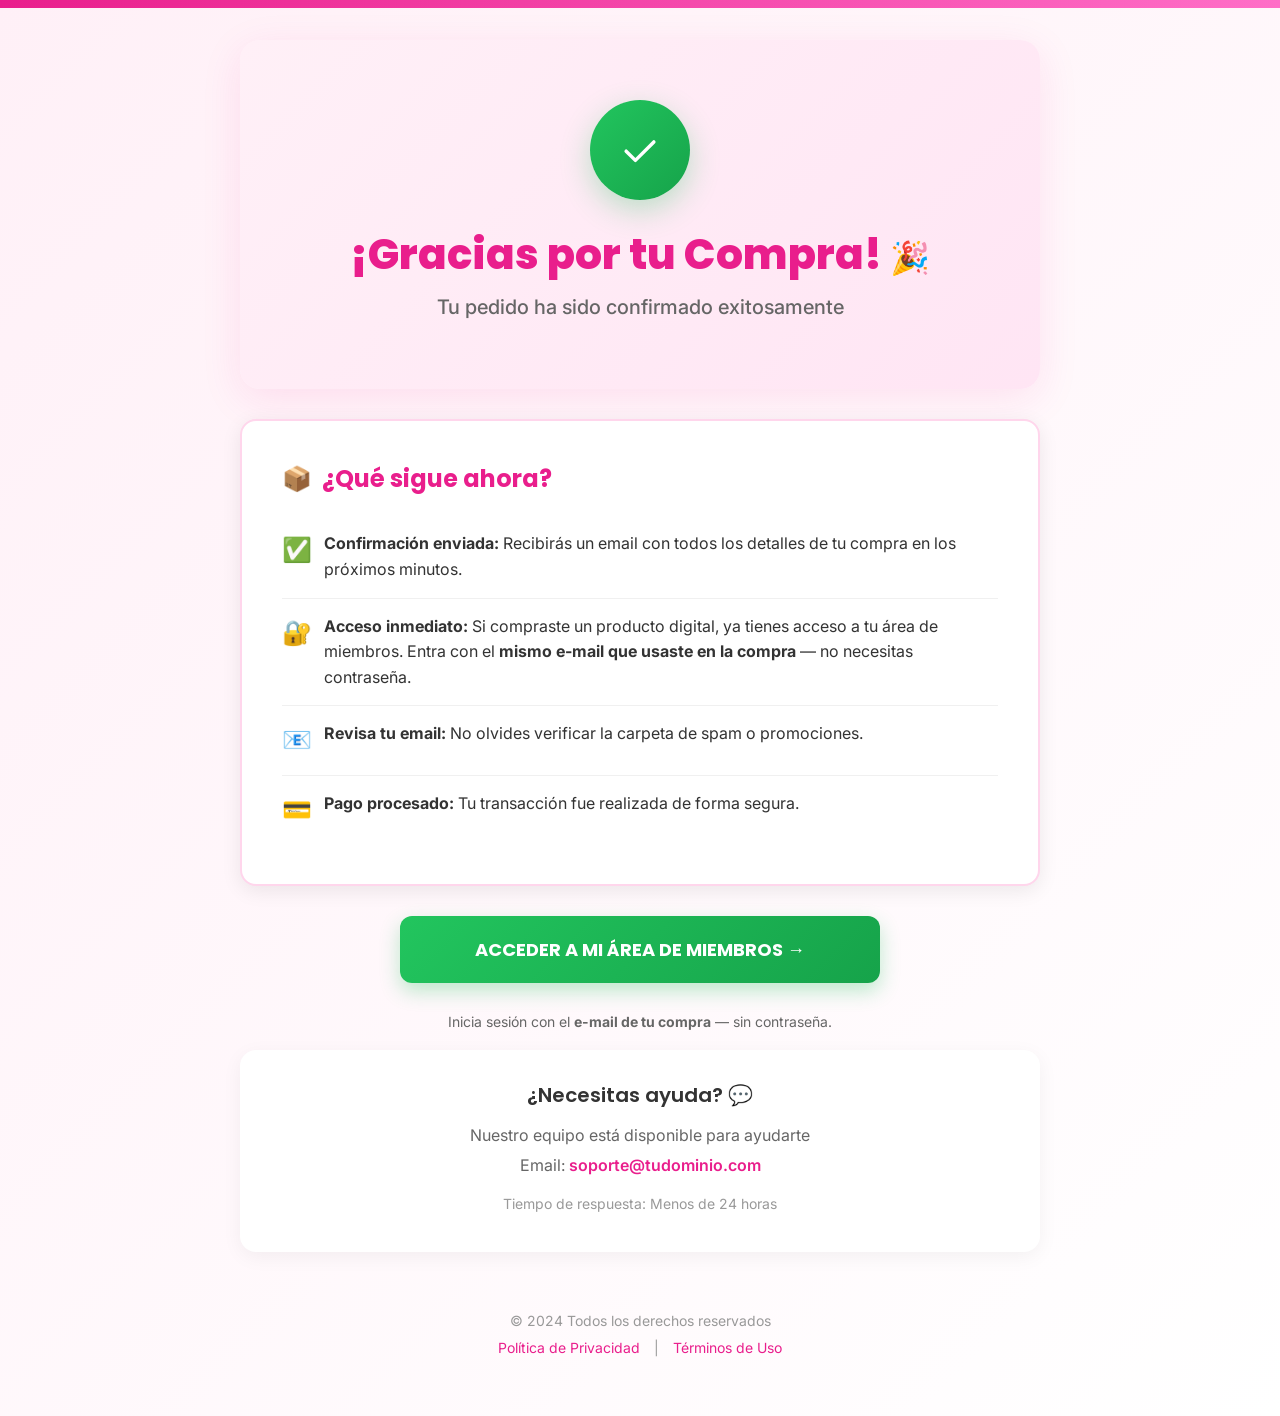
<file: gracias/index.html>
<!DOCTYPE html>
<html lang="es">
<head>
    <meta charset="UTF-8">
    <meta name="viewport" content="width=device-width, initial-scale=1.0">
    <title>¡Gracias por tu Compra! 🎉</title>
    <link rel="preconnect" href="https://fonts.googleapis.com">
    <link rel="preconnect" href="https://fonts.gstatic.com" crossorigin>
    <link href="https://fonts.googleapis.com/css2?family=Poppins:wght@400;600;700;800&family=Inter:wght@400;500;600&display=swap" rel="stylesheet">
    <style>
        * {
            margin: 0;
            padding: 0;
            box-sizing: border-box;
        }

        body {
            font-family: 'Inter', sans-serif;
            background: linear-gradient(135deg, #FFF0F7 0%, #FFFFFF 100%);
            min-height: 100vh;
            padding: 20px;
            color: #333;
        }

        .container {
            max-width: 800px;
            margin: 0 auto;
        }

        /* Progress Bar */
        .progress-bar {
            position: fixed;
            top: 0;
            left: 0;
            right: 0;
            height: 8px;
            background: #f0f0f0;
            z-index: 1000;
        }

        .progress-fill {
            height: 100%;
            width: 100%;
            background: linear-gradient(90deg, #E91E8C 0%, #FF6EC7 100%);
            animation: progressLoad 1s ease-out;
        }

        @keyframes progressLoad {
            from { width: 0; }
            to { width: 100%; }
        }

        /* Hero Section */
        .hero {
            text-align: center;
            padding: 60px 20px 40px;
            background: linear-gradient(135deg, #FFF0F7 0%, #FFE5F4 100%);
            border-radius: 20px;
            margin-top: 20px;
            box-shadow: 0 10px 40px rgba(233, 30, 140, 0.1);
        }

        .checkmark {
            width: 100px;
            height: 100px;
            margin: 0 auto 30px;
            background: linear-gradient(135deg, #22C55E 0%, #16A34A 100%);
            border-radius: 50%;
            display: flex;
            align-items: center;
            justify-content: center;
            animation: scaleIn 0.5s ease-out;
            box-shadow: 0 10px 30px rgba(34, 197, 94, 0.3);
        }

        .checkmark svg {
            width: 60px;
            height: 60px;
            stroke: white;
            stroke-width: 3;
            stroke-linecap: round;
            stroke-linejoin: round;
            fill: none;
            animation: checkDraw 0.5s 0.3s ease-out forwards;
            stroke-dasharray: 100;
            stroke-dashoffset: 100;
        }

        @keyframes scaleIn {
            from {
                transform: scale(0);
                opacity: 0;
            }
            to {
                transform: scale(1);
                opacity: 1;
            }
        }

        @keyframes checkDraw {
            to {
                stroke-dashoffset: 0;
            }
        }

        h1 {
            font-family: 'Poppins', sans-serif;
            font-size: 42px;
            font-weight: 800;
            color: #E91E8C;
            margin-bottom: 15px;
            line-height: 1.2;
        }

        .subtitle {
            font-size: 20px;
            color: #666;
            margin-bottom: 30px;
            font-weight: 500;
        }

        .emoji {
            font-size: 32px;
            display: inline-block;
            animation: bounce 2s infinite;
        }

        @keyframes bounce {
            0%, 20%, 50%, 80%, 100% {
                transform: translateY(0);
            }
            40% {
                transform: translateY(-10px);
            }
            60% {
                transform: translateY(-5px);
            }
        }

        /* Info Card */
        .info-card {
            background: white;
            border-radius: 16px;
            padding: 40px;
            margin: 30px 0;
            box-shadow: 0 5px 20px rgba(0, 0, 0, 0.08);
            border: 2px solid #FFD6EC;
        }

        .info-card h2 {
            font-family: 'Poppins', sans-serif;
            font-size: 24px;
            font-weight: 700;
            color: #E91E8C;
            margin-bottom: 20px;
            display: flex;
            align-items: center;
            gap: 10px;
        }

        .info-list {
            list-style: none;
            margin-top: 20px;
        }

        .info-list li {
            padding: 15px 0;
            border-bottom: 1px solid #f0f0f0;
            display: flex;
            align-items: flex-start;
            gap: 12px;
            font-size: 16px;
            line-height: 1.6;
        }

        .info-list li:last-child {
            border-bottom: none;
        }

        .icon {
            font-size: 24px;
            flex-shrink: 0;
        }

        /* CTA Button */
        .cta-button {
            display: block;
            width: 100%;
            max-width: 480px;
            margin: 30px auto;
            padding: 20px 40px;
            background: linear-gradient(135deg, #22C55E 0%, #16A34A 100%);
            color: white;
            text-decoration: none;
            border-radius: 12px;
            font-family: 'Poppins', sans-serif;
            font-size: 18px;
            font-weight: 700;
            text-align: center;
            box-shadow: 0 8px 20px rgba(34, 197, 94, 0.3);
            transition: all 0.3s ease;
            animation: pulse 2.5s infinite;
            border: none;
            cursor: pointer;
        }

        .cta-button:hover {
            transform: translateY(-2px) scale(1.02);
            box-shadow: 0 12px 30px rgba(34, 197, 94, 0.4);
        }

        @keyframes pulse {
            0%, 100% {
                box-shadow: 0 8px 20px rgba(34, 197, 94, 0.3);
            }
            50% {
                box-shadow: 0 8px 30px rgba(34, 197, 94, 0.5);
            }
        }

        /* Support Section */
        .support {
            text-align: center;
            padding: 30px;
            background: white;
            border-radius: 16px;
            margin: 20px 0;
            box-shadow: 0 5px 20px rgba(0, 0, 0, 0.05);
        }

        .support h3 {
            font-family: 'Poppins', sans-serif;
            font-size: 20px;
            font-weight: 600;
            color: #333;
            margin-bottom: 15px;
        }

        .support p {
            color: #666;
            font-size: 16px;
            margin-bottom: 10px;
        }

        .support a {
            color: #E91E8C;
            text-decoration: none;
            font-weight: 600;
            transition: opacity 0.3s;
        }

        .support a:hover {
            opacity: 0.8;
        }

        /* Footer */
        footer {
            text-align: center;
            padding: 40px 20px;
            color: #999;
            font-size: 14px;
        }

        /* Responsive */
        @media (max-width: 768px) {
            h1 {
                font-size: 32px;
            }

            .subtitle {
                font-size: 18px;
            }

            .info-card {
                padding: 25px;
            }

            .info-card h2 {
                font-size: 20px;
            }

            .cta-button {
                font-size: 16px;
                padding: 18px 30px;
            }
        }

        @media (max-width: 400px) {
            h1 {
                font-size: 26px;
            }

            .checkmark {
                width: 80px;
                height: 80px;
            }

            .checkmark svg {
                width: 48px;
                height: 48px;
            }
        }
    </style>
</head>
<body>
    <!-- Progress Bar -->
    <div class="progress-bar">
        <div class="progress-fill"></div>
    </div>

    <div class="container">
        <!-- Hero Section -->
        <div class="hero">
            <div class="checkmark">
                <svg viewBox="0 0 52 52">
                    <polyline points="14 27 22 35 38 19"/>
                </svg>
            </div>
            <h1>¡Gracias por tu Compra! <span class="emoji">🎉</span></h1>
            <p class="subtitle">Tu pedido ha sido confirmado exitosamente</p>
        </div>

        <!-- Order Info -->
        <div class="info-card">
            <h2><span class="icon">📦</span> ¿Qué sigue ahora?</h2>
            <ul class="info-list">
                <li>
                    <span class="icon">✅</span>
                    <span><strong>Confirmación enviada:</strong> Recibirás un email con todos los detalles de tu compra en los próximos minutos.</span>
                </li>
                <li>
                    <span class="icon">🔐</span>
                    <span><strong>Acceso inmediato:</strong> Si compraste un producto digital, ya tienes acceso a tu área de miembros. Entra con el <strong>mismo e-mail que usaste en la compra</strong> — no necesitas contraseña.</span>
                </li>
                <li>
                    <span class="icon">📧</span>
                    <span><strong>Revisa tu email:</strong> No olvides verificar la carpeta de spam o promociones.</span>
                </li>
                <li>
                    <span class="icon">💳</span>
                    <span><strong>Pago procesado:</strong> Tu transacción fue realizada de forma segura.</span>
                </li>
            </ul>
        </div>

        <!-- CTA -->
        <a href="https://miembros.elsecretodeltraserosexy.site" class="cta-button">
            ACCEDER A MI ÁREA DE MIEMBROS →
        </a>
        <p style="text-align:center;margin-top:14px;font-size:14px;color:#666;">
            Inicia sesión con el <strong>e-mail de tu compra</strong> — sin contraseña.
        </p>

        <!-- Support Section -->
        <div class="support">
            <h3>¿Necesitas ayuda? 💬</h3>
            <p>Nuestro equipo está disponible para ayudarte</p>
            <p>
                Email: <a href="mailto:soporte@tudominio.com">soporte@tudominio.com</a>
            </p>
            <p style="margin-top: 20px; font-size: 14px; color: #999;">
                Tiempo de respuesta: Menos de 24 horas
            </p>
        </div>

        <!-- Footer -->
        <footer>
            <p>© 2024 Todos los derechos reservados</p>
            <p style="margin-top: 10px;">
                <a href="#" style="color: #E91E8C; text-decoration: none; margin: 0 10px;">Política de Privacidad</a> |
                <a href="#" style="color: #E91E8C; text-decoration: none; margin: 0 10px;">Términos de Uso</a>
            </p>
        </footer>
    </div>

    <script>
        // Optional: Add any tracking pixels or conversion scripts here
        console.log('Thank you page loaded');

        // Smooth scroll
        document.querySelectorAll('a[href^="#"]').forEach(anchor => {
            anchor.addEventListener('click', function (e) {
                e.preventDefault();
                const target = document.querySelector(this.getAttribute('href'));
                if (target) {
                    target.scrollIntoView({ behavior: 'smooth' });
                }
            });
        });
    </script>
</body>
</html>
</file>
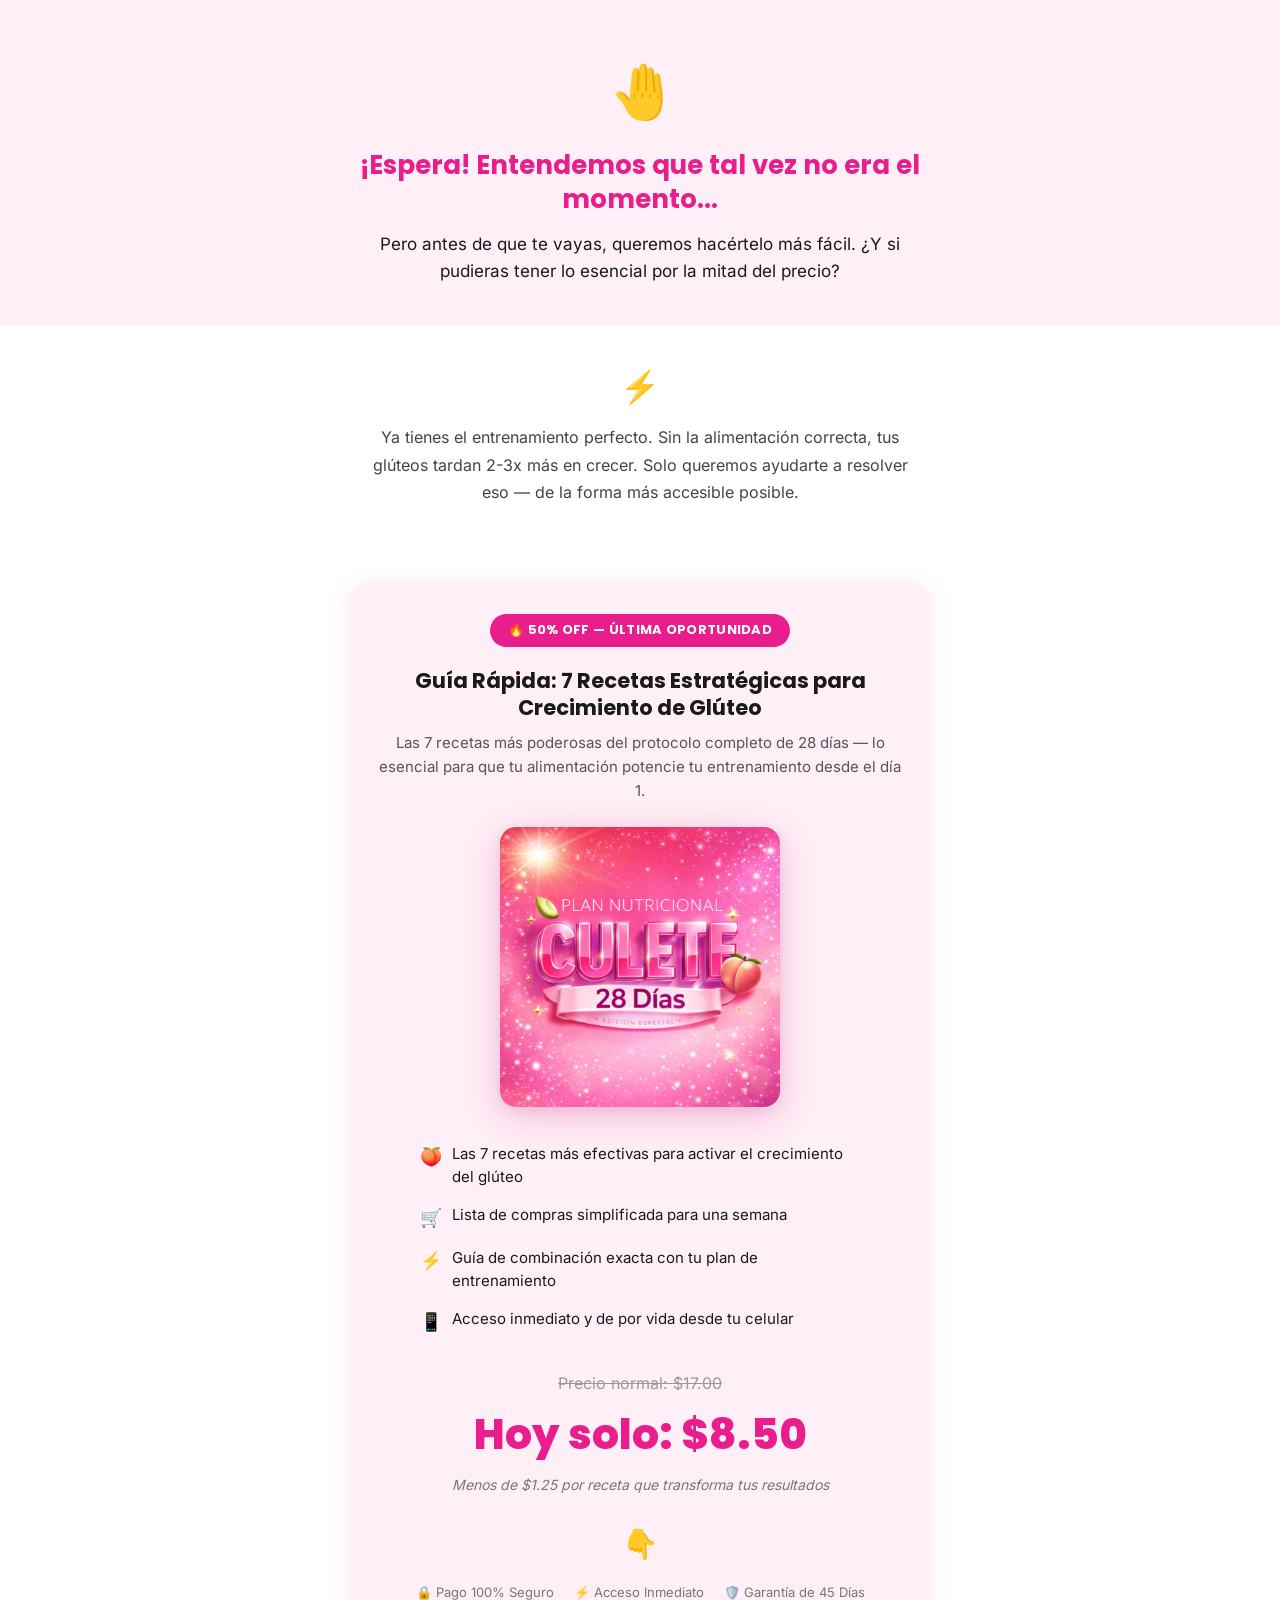
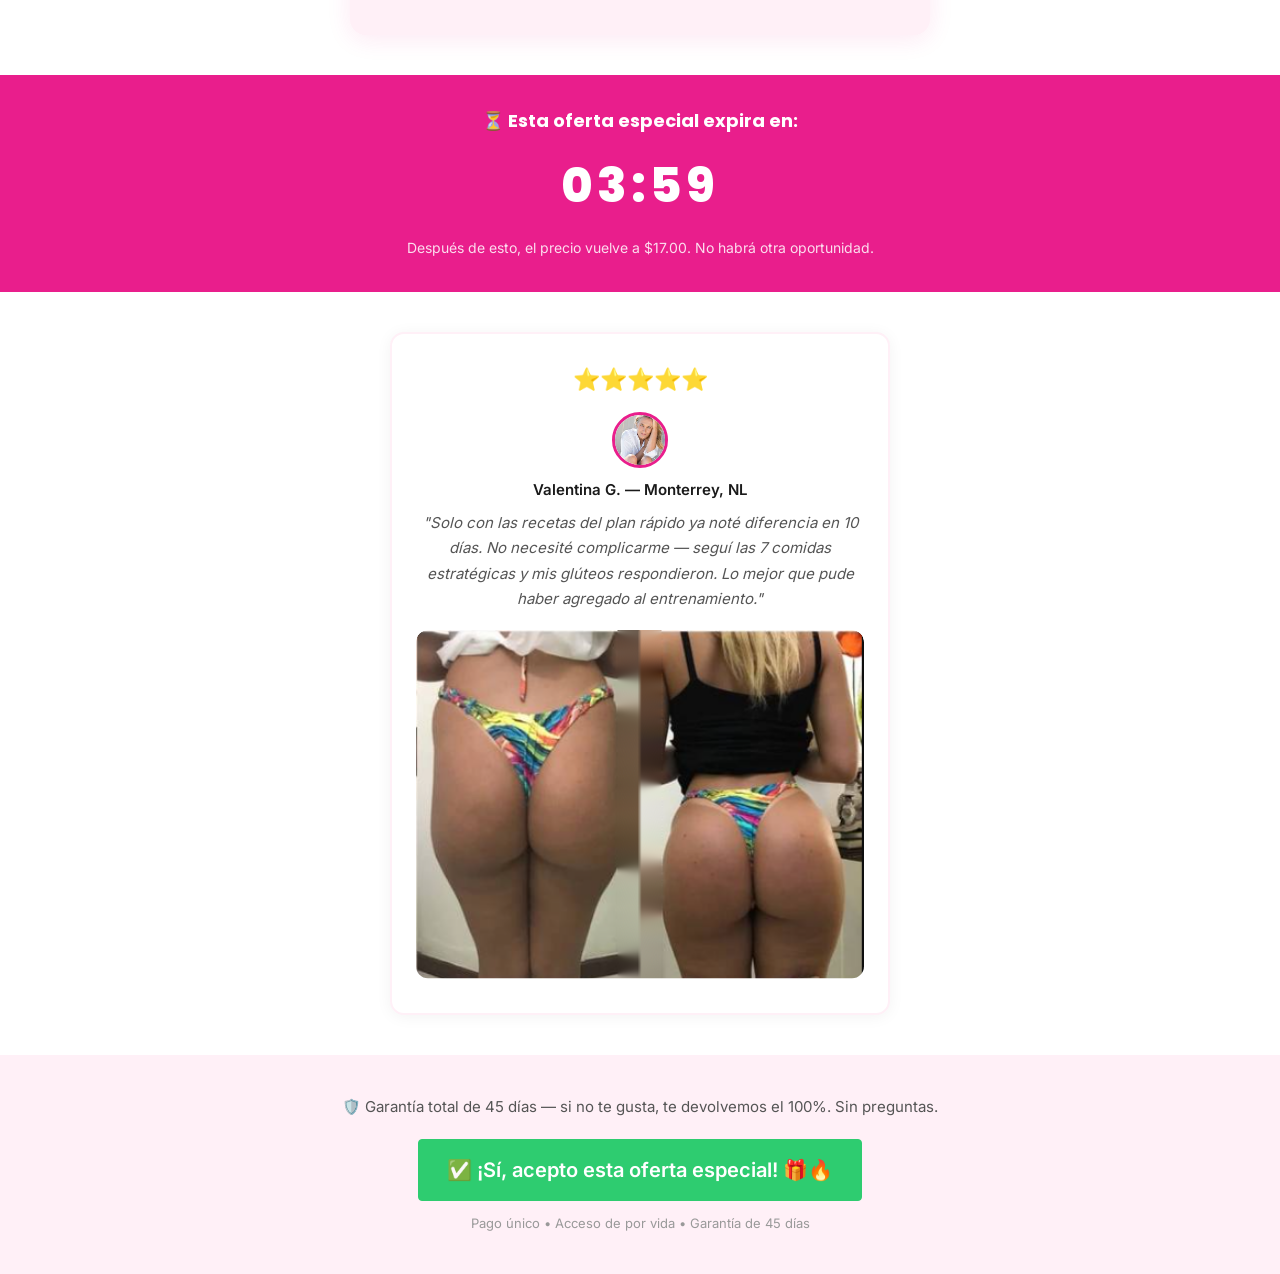
<file: pv/dws1/index.html>
<!DOCTYPE html>
<html lang="es-MX">
<head>
    <meta charset="UTF-8">
    <meta name="viewport" content="width=device-width, initial-scale=1.0">
    <title>Brazilian Booty Nutrition Plan — Guía Rápida 7 Días</title>
    
    
    <link href="../../assets/css/inter-poppins.css" rel="stylesheet">
    <style>
        *, *::before, *::after {
            margin: 0;
            padding: 0;
            box-sizing: border-box;
        }

        body {
            font-family: 'Inter', sans-serif;
            color: #1A1A1A;
            background: #FFFFFF;
            line-height: 1.6;
            -webkit-font-smoothing: antialiased;
        }

        h1, h2, h3 {
            font-family: 'Poppins', sans-serif;
        }

        .section {
            padding: 40px 20px;
        }

        .container {
            max-width: 680px;
            margin: 0 auto;
        }

        /* ===== SEÇÃO 1 — PATTERN INTERRUPT ===== */
        .hero {
            background: #FFF0F7;
            text-align: center;
            padding: 50px 20px 40px;
        }

        .hero-icon {
            font-size: 52px;
            margin-bottom: 16px;
            display: block;
        }

        .hero h1 {
            color: #E91E8C;
            font-size: 26px;
            font-weight: 700;
            margin-bottom: 14px;
            line-height: 1.3;
        }

        .hero p {
            font-size: 17px;
            color: #1A1A1A;
            max-width: 520px;
            margin: 0 auto;
            font-weight: 400;
        }

        /* ===== SEÇÃO 2 — REFORÇO DO PROBLEMA ===== */
        .problem {
            background: #FFFFFF;
            text-align: center;
            padding: 36px 20px;
        }

        .problem-icon {
            font-size: 32px;
            margin-bottom: 12px;
            display: block;
        }

        .problem p {
            font-size: 16px;
            color: #444;
            max-width: 540px;
            margin: 0 auto;
            line-height: 1.7;
        }

        /* ===== SEÇÃO 3 — OFERTA ===== */
        .offer {
            background: #FFFFFF;
            padding: 40px 20px;
        }

        .offer-card {
            background: #FFF0F7;
            border-radius: 16px;
            padding: 32px 24px;
            max-width: 580px;
            margin: 0 auto;
            box-shadow: 0 4px 24px rgba(233, 30, 140, 0.1);
            text-align: center;
        }

        .pill {
            display: inline-block;
            background: #E91E8C;
            color: #FFFFFF;
            font-family: 'Poppins', sans-serif;
            font-size: 13px;
            font-weight: 700;
            padding: 6px 18px;
            border-radius: 50px;
            margin-bottom: 20px;
            letter-spacing: 0.3px;
        }

        .offer-card h2 {
            font-size: 21px;
            font-weight: 700;
            color: #1A1A1A;
            margin-bottom: 10px;
            line-height: 1.3;
        }

        .offer-card .desc {
            font-size: 15px;
            color: #555;
            margin-bottom: 24px;
            line-height: 1.6;
        }

        /* Mockup do produto */
        .product-mockup-wrapper {
            position: relative;
            width: 280px;
            margin: 0 auto 28px;
            display: flex;
            align-items: center;
            justify-content: center;
        }

        .product-mockup-wrapper::before {
            content: '';
            position: absolute;
            top: 50%;
            left: 50%;
            transform: translate(-50%, -50%);
            width: 220px;
            height: 220px;
            background: radial-gradient(circle, rgba(233, 30, 140, 0.35) 0%, rgba(233, 30, 140, 0.15) 40%, rgba(233, 30, 140, 0) 70%);
            filter: blur(25px);
            border-radius: 50%;
            z-index: 0;
            pointer-events: none;
        }

        .product-mockup-wrapper img {
            position: relative;
            z-index: 1;
            width: 100%;
            max-width: 280px;
            height: auto;
            border-radius: 16px;
            box-shadow: 0 10px 40px rgba(233, 30, 140, 0.25), 0 4px 16px rgba(0, 0, 0, 0.08);
        }

        /* Lista de entregáveis */
        .deliverables {
            text-align: left;
            max-width: 440px;
            margin: 0 auto 28px;
        }

        .deliverables li {
            list-style: none;
            font-size: 15px;
            padding: 8px 0;
            display: flex;
            align-items: flex-start;
            gap: 10px;
            line-height: 1.5;
        }

        .deliverables li span.emoji {
            flex-shrink: 0;
            font-size: 18px;
        }

        /* Preço */
        .pricing {
            margin-bottom: 24px;
        }

        .price-old {
            font-size: 16px;
            color: #999;
            text-decoration: line-through;
        }

        .price-new {
            font-size: 42px;
            font-family: 'Poppins', sans-serif;
            font-weight: 800;
            color: #E91E8C;
            display: block;
            margin: 4px 0;
        }

        .price-sub {
            font-size: 14px;
            color: #777;
            font-style: italic;
        }

        /* Seta animada */
        .arrow-down {
            font-size: 28px;
            display: block;
            margin: 16px auto 8px;
            animation: bounce 1.5s infinite;
        }

        @keyframes bounce {
            0%, 100% { transform: translateY(0); }
            50% { transform: translateY(8px); }
        }

        /* Botão CTA */
        .btn-cta {
            display: inline-block;
            background: #22C55E;
            color: #FFFFFF;
            font-family: 'Poppins', sans-serif;
            font-size: 18px;
            font-weight: 700;
            padding: 16px 36px;
            border: none;
            border-radius: 12px;
            cursor: pointer;
            text-decoration: none;
            width: 100%;
            max-width: 440px;
            text-align: center;
            transition: background 0.3s ease, transform 0.2s ease;
            animation: pulse 2s infinite;
            box-shadow: 0 4px 16px rgba(34, 197, 94, 0.35);
        }

        .btn-cta:hover {
            background: #16A34A;
            transform: scale(1.02);
        }

        @keyframes pulse {
            0%, 100% { box-shadow: 0 4px 16px rgba(34, 197, 94, 0.35); }
            50% { box-shadow: 0 4px 28px rgba(34, 197, 94, 0.55); }
        }

        /* Trust badges */
        .trust-badges {
            display: flex;
            justify-content: center;
            gap: 20px;
            margin-top: 16px;
            flex-wrap: wrap;
        }

        .trust-badges span {
            font-size: 13px;
            color: #777;
        }

        /* ===== SEÇÃO 4 — TIMER ===== */
        .timer-section {
            background: #E91E8C;
            text-align: center;
            padding: 32px 20px;
        }

        .timer-section p {
            color: #FFFFFF;
            font-family: 'Poppins', sans-serif;
            font-weight: 700;
            font-size: 18px;
            margin-bottom: 12px;
        }

        .timer-display {
            font-size: 48px;
            font-family: 'Poppins', sans-serif;
            font-weight: 800;
            color: #FFFFFF;
            letter-spacing: 4px;
            margin-bottom: 10px;
        }

        .timer-section .timer-sub {
            color: rgba(255, 255, 255, 0.85);
            font-size: 14px;
            font-weight: 400;
        }

        /* ===== SEÇÃO 5 — DEPOIMENTO ===== */
        .testimonial {
            background: #FFFFFF;
            padding: 40px 20px;
            text-align: center;
        }

        .testimonial-card {
            background: #FFFFFF;
            border: 2px solid #FFF0F7;
            border-radius: 14px;
            padding: 28px 24px;
            max-width: 500px;
            margin: 0 auto;
            box-shadow: 0 2px 16px rgba(0, 0, 0, 0.05);
        }

        .stars {
            font-size: 22px;
            margin-bottom: 14px;
            color: #FBBF24;
        }

        .avatar {
            width: 56px;
            height: 56px;
            border-radius: 50%;
            background: #E91E8C;
            overflow: hidden;
            margin: 0 auto 10px;
            border: 3px solid #E91E8C;
        }

        .avatar img {
            width: 100%;
            height: 100%;
            object-fit: cover;
            display: block;
        }

        .testimonial-card .name {
            font-weight: 600;
            font-size: 15px;
            color: #1A1A1A;
            margin-bottom: 8px;
        }

        .testimonial-card .quote {
            font-size: 15px;
            color: #555;
            font-style: italic;
            line-height: 1.7;
        }

        .testimonial-img {
            margin-top: 18px;
            overflow: hidden;
            border-radius: 12px;
            clip-path: inset(0 0 7px 0 round 12px);
        }

        .testimonial-img img {
            width: 100%;
            display: block;
            border-radius: 12px;
        }

        /* ===== SEÇÃO 6 — CTA FINAL ===== */
        .final-cta {
            background: #FFF0F7;
            text-align: center;
            padding: 40px 20px;
        }

        .guarantee-line {
            font-size: 15px;
            color: #555;
            margin-bottom: 20px;
            line-height: 1.6;
        }

        .final-cta .sub-text {
            font-size: 13px;
            color: #999;
            margin-top: 12px;
        }

        /* ===== RODAPÉ DE RECUSA ===== */
        .reject-footer {
            text-align: center;
            padding: 28px 20px 40px;
            background: #FFFFFF;
        }

        .reject-footer a {
            font-size: 13px;
            color: #aaa;
            text-decoration: underline;
            cursor: pointer;
            transition: color 0.3s;
        }

        .reject-footer a:hover {
            color: #888;
        }

        /* ===== RESPONSIVO ===== */
        @media (max-width: 768px) {
            .hero {
                padding: 40px 16px 32px;
            }

            .hero h1 {
                font-size: 22px;
            }

            .hero p {
                font-size: 15px;
            }

            .problem {
                padding: 28px 16px;
            }

            .problem p {
                font-size: 15px;
            }

            .offer {
                padding: 28px 12px;
            }

            .offer-card {
                padding: 24px 18px;
            }

            .offer-card h2 {
                font-size: 19px;
            }

            .product-mockup-wrapper {
                width: 220px;
            }

            .product-mockup-wrapper::before {
                width: 180px;
                height: 180px;
            }

            .product-mockup-wrapper img {
                max-width: 220px;
                border-radius: 14px;
            }

            .price-new {
                font-size: 36px;
            }

            .btn-cta {
                font-size: 16px;
                padding: 14px 24px;
            }

            .timer-display {
                font-size: 40px;
            }

            .timer-section p {
                font-size: 16px;
            }

            .deliverables li {
                font-size: 14px;
            }

            .trust-badges {
                gap: 12px;
            }

            .trust-badges span {
                font-size: 12px;
            }
        }

        /* Fade-in animation */
        .fade-in {
            opacity: 0;
            transform: translateY(16px);
            transition: opacity 0.6s ease, transform 0.6s ease;
        }

        .fade-in.visible {
            opacity: 1;
            transform: translateY(0);
        }
    </style>
    <script
      src="https://cdn.utmify.com.br/scripts/utms/latest.js"
      data-utmify-prevent-subids
      async
      defer
    ></script>
    <script>
      window.pixelId = "6a068d18bb2d5d35af412e9f";
      var a = document.createElement("script");
      a.setAttribute("async", "");
      a.setAttribute("defer", "");
      a.setAttribute("src", "https://cdn.utmify.com.br/scripts/pixel/pixel.js");
      document.head.appendChild(a);
    </script>
</head>
<body>

    <!-- SEÇÃO 1 — PATTERN INTERRUPT -->
    <section class="hero">
        <div class="container fade-in">
            <span class="hero-icon">🤚</span>
            <h1>¡Espera! Entendemos que tal vez no era el momento...</h1>
            <p>Pero antes de que te vayas, queremos hacértelo más fácil. ¿Y si pudieras tener lo esencial por la mitad del precio?</p>
        </div>
    </section>

    <!-- SEÇÃO 2 — REFORÇO DO PROBLEMA -->
    <section class="problem">
        <div class="container fade-in">
            <span class="problem-icon">⚡</span>
            <p>Ya tienes el entrenamiento perfecto. Sin la alimentación correcta, tus glúteos tardan 2-3x más en crecer. Solo queremos ayudarte a resolver eso — de la forma más accesible posible.</p>
        </div>
    </section>

    <!-- SEÇÃO 3 — OFERTA -->
    <section class="offer" id="oferta">
        <div class="container">
            <div class="offer-card fade-in">
                <span class="pill">🔥 50% OFF — ÚLTIMA OPORTUNIDAD</span>
                <h2>Guía Rápida: 7 Recetas Estratégicas para Crecimiento de Glúteo</h2>
                <p class="desc">Las 7 recetas más poderosas del protocolo completo de 28 días — lo esencial para que tu alimentación potencie tu entrenamiento desde el día 1.</p>

                <div class="product-mockup-wrapper">
                    <img src="../../assets/images/imagem-2.png" alt="Guía Rápida — 7 Recetas para Crecimiento de Glúteo">
                </div>

                <ul class="deliverables">
                    <li><span class="emoji">🍑</span> Las 7 recetas más efectivas para activar el crecimiento del glúteo</li>
                    <li><span class="emoji">🛒</span> Lista de compras simplificada para una semana</li>
                    <li><span class="emoji">⚡</span> Guía de combinación exacta con tu plan de entrenamiento</li>
                    <li><span class="emoji">📱</span> Acceso inmediato y de por vida desde tu celular</li>
                </ul>

                <div class="pricing">
                    <span class="price-old">Precio normal: $17.00</span>
                    <span class="price-new">Hoy solo: $8.50</span>
                    <span class="price-sub">Menos de $1.25 por receta que transforma tus resultados</span>
                </div>

                <span class="arrow-down">👇</span>

                <!-- HOTMART - Sales Funnel Widget -->
                <!--- sales funnel container --->
                <div id="hotmart-sales-funnel"></div>

                <!--- script load and setup --->
                <script src="https://checkout.hotmart.com/lib/hotmart-checkout-elements.js"></script>
                <script>
                checkoutElements.init('salesFunnel').mount('#hotmart-sales-funnel')
                </script>
                <!-- HOTMART - Sales Funnel Widget -->

                <div class="trust-badges">
                    <span>🔒 Pago 100% Seguro</span>
                    <span>⚡ Acceso Inmediato</span>
                    <span>🛡️ Garantía de 45 Días</span>
                </div>
            </div>
        </div>
    </section>

    <!-- SEÇÃO 4 — TIMER -->
    <section class="timer-section">
        <div class="container fade-in">
            <p>⏳ Esta oferta especial expira en:</p>
            <div class="timer-display" id="countdown">04:00</div>
            <span class="timer-sub">Después de esto, el precio vuelve a $17.00. No habrá otra oportunidad.</span>
        </div>
    </section>

    <!-- SEÇÃO 5 — DEPOIMENTO -->
    <section class="testimonial">
        <div class="container fade-in">
            <div class="testimonial-card">
                <div class="stars">⭐⭐⭐⭐⭐</div>
                <div class="avatar"><img src="../../assets/images/tbn-ANd9GcSelQ1.jpg" alt="Valentina G."></div>
                <p class="name">Valentina G. — Monterrey, NL</p>
                <p class="quote">"Solo con las recetas del plan rápido ya noté diferencia en 10 días. No necesité complicarme — seguí las 7 comidas estratégicas y mis glúteos respondieron. Lo mejor que pude haber agregado al entrenamiento."</p>
                <div class="testimonial-img">
                    <img src="../../assets/images/bumbum.png" alt="Resultado real">
                </div>
            </div>
        </div>
    </section>

    <!-- SEÇÃO 6 — CTA FINAL + GARANTIA -->
    <section class="final-cta">
        <div class="container fade-in">
            <p class="guarantee-line">🛡️ Garantía total de 45 días — si no te gusta, te devolvemos el 100%. Sin preguntas.</p>
            <a href="#oferta" style="display:inline-block;background-color:#2ECC70;padding:14px 28px;cursor:pointer;color:#FFFFFF;font-weight:600;border-radius:4px;border:1px solid #2ECC70;font-size:20px;text-decoration:none;">✅ ¡Sí, acepto esta oferta especial! 🎁🔥</a>
            <p class="sub-text">Pago único • Acceso de por vida • Garantía de 45 días</p>
        </div>
    </section>


    <script>
        // Countdown Timer — 5 minutos
        (function () {
            var totalSeconds = 4 * 60;
            var display = document.getElementById('countdown');

            var timer = setInterval(function () {
                totalSeconds--;
                if (totalSeconds <= 0) {
                    clearInterval(timer);
                    display.textContent = 'Oferta finalizada';
                    display.style.fontSize = '28px';
                    return;
                }
                var m = Math.floor(totalSeconds / 60);
                var s = totalSeconds % 60;
                display.textContent =
                    (m < 10 ? '0' + m : m) + ':' + (s < 10 ? '0' + s : s);
            }, 1000);
        })();

        // Fade-in on scroll
        (function () {
            var elements = document.querySelectorAll('.fade-in');

            function checkVisibility() {
                elements.forEach(function (el) {
                    var rect = el.getBoundingClientRect();
                    if (rect.top < window.innerHeight - 60) {
                        el.classList.add('visible');
                    }
                });
            }

            checkVisibility();
            window.addEventListener('scroll', checkVisibility);
        })();
    </script>

    <script>
        window.onload = function () {
            var link = 'https://elsecretodeltraserosexy.site/pv/ups2';

            var urlBackRedirect = link.trim() +
                (link.indexOf('?') > 0 ? '&' : '?') +
                document.location.search.replace('?', '').toString();

            history.pushState({page: 1}, '', location.href);
            history.pushState({page: 2}, '', location.href);
            history.pushState({page: 3}, '', location.href);

            window.addEventListener('popstate', function () {
                location.href = urlBackRedirect;
            });
        };
    </script>

    <script>
        // CTA: desplaza hasta la oferta sin cambiar el hash (evita disparar el back-redirect)
        document.querySelectorAll('a[href="#oferta"]').forEach(function (a) {
            a.addEventListener('click', function (e) {
                e.preventDefault();
                var offer = document.getElementById('oferta');
                if (offer) offer.scrollIntoView({ behavior: 'smooth' });
            });
        });
    </script>

    <script>
        // ===== MODO DE PRUEBA LOCAL — solo en localhost, invisible en produccion =====
        (function () {
            var h = location.hostname;
            if (h !== 'localhost' && h !== '127.0.0.1') return;
            var buttons = [
                { label: '✅ Aceptar → ups2', url: '../ups2/', color: '#22C55E' },
                { label: '❌ Rechazar → ups2', url: '../ups2/', color: '#EF4444' }
            ];
            var bar = document.createElement('div');
            bar.style.cssText = 'position:fixed;left:0;right:0;bottom:0;z-index:2147483647;background:#111;color:#fff;padding:10px 14px;display:flex;gap:10px;align-items:center;justify-content:center;flex-wrap:wrap;font-family:sans-serif;font-size:14px;box-shadow:0 -2px 12px rgba(0,0,0,.4)';
            var html = '<strong style="color:#FFD54F">🧪 MODO PRUEBA</strong><span style="opacity:.75">simula el funil (no es pago real)</span>';
            buttons.forEach(function (b) {
                html += '<a href="' + b.url + '" style="background:' + b.color + ';color:#fff;padding:8px 16px;border-radius:6px;text-decoration:none;font-weight:700">' + b.label + '</a>';
            });
            bar.innerHTML = html;
            document.body.appendChild(bar);
        })();
    </script>

</body>
</html>
</file>
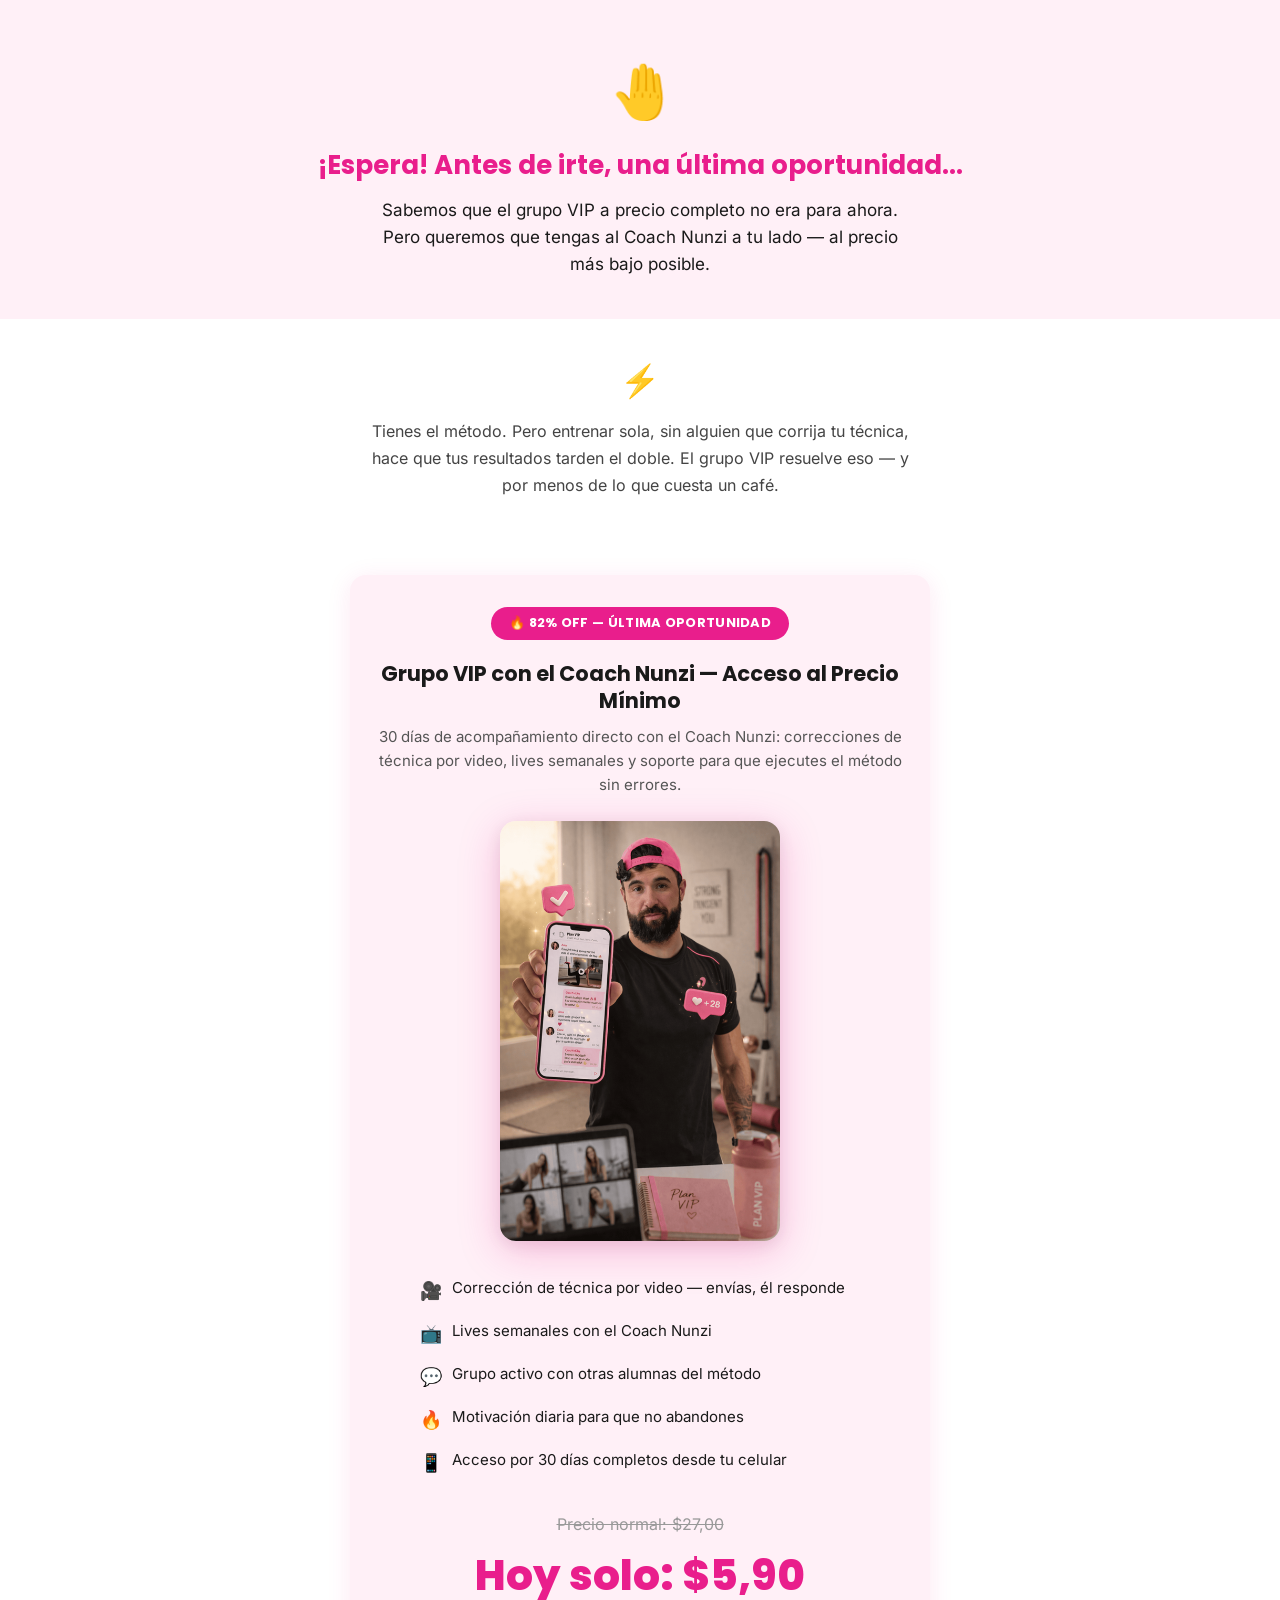
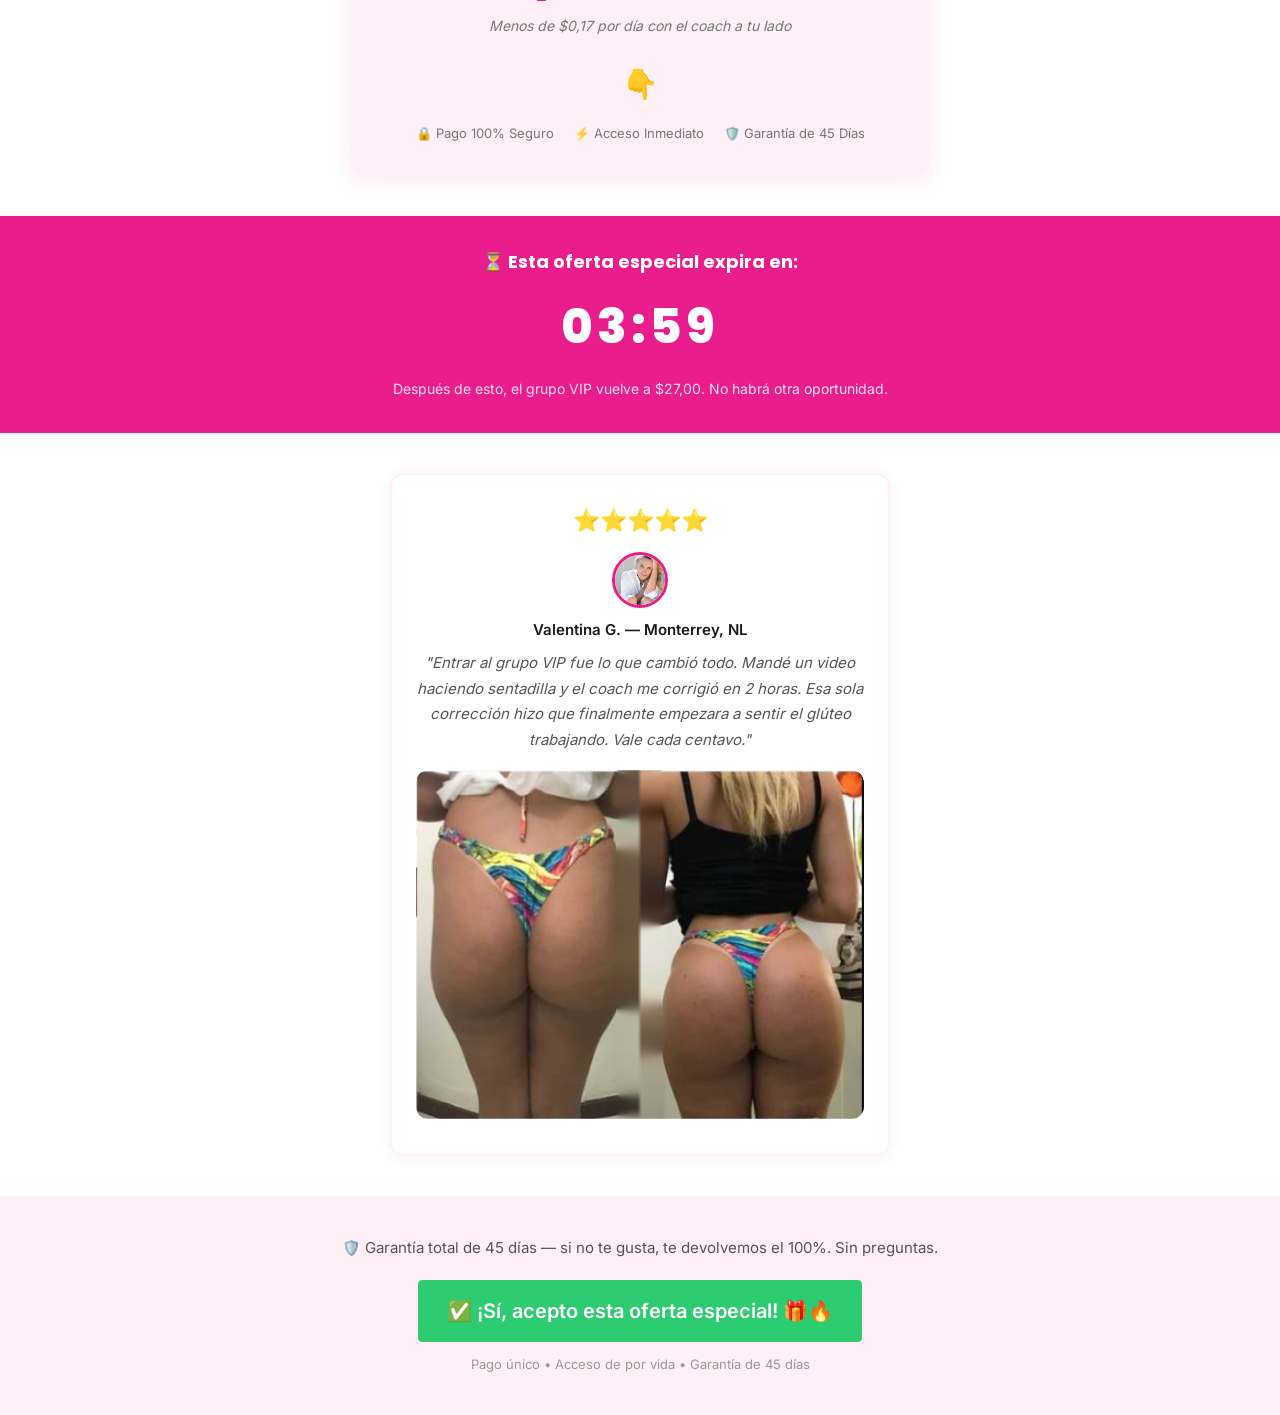
<file: pv/dws2b/index.html>
<!DOCTYPE html>
<html lang="es-MX">
<head>
    <meta charset="UTF-8">
    <meta name="viewport" content="width=device-width, initial-scale=1.0">
    <title>Grupo VIP Coach Nunzi — Última Oportunidad</title>
    
    
    <link href="../../assets/css/inter-poppins.css" rel="stylesheet">
    <style>
        *, *::before, *::after {
            margin: 0;
            padding: 0;
            box-sizing: border-box;
        }

        body {
            font-family: 'Inter', sans-serif;
            color: #1A1A1A;
            background: #FFFFFF;
            line-height: 1.6;
            -webkit-font-smoothing: antialiased;
        }

        h1, h2, h3 {
            font-family: 'Poppins', sans-serif;
        }

        .section {
            padding: 40px 20px;
        }

        .container {
            max-width: 680px;
            margin: 0 auto;
        }

        /* ===== SEÇÃO 1 — PATTERN INTERRUPT ===== */
        .hero {
            background: #FFF0F7;
            text-align: center;
            padding: 50px 20px 40px;
        }

        .hero-icon {
            font-size: 52px;
            margin-bottom: 16px;
            display: block;
        }

        .hero h1 {
            color: #E91E8C;
            font-size: 26px;
            font-weight: 700;
            margin-bottom: 14px;
            line-height: 1.3;
        }

        .hero p {
            font-size: 17px;
            color: #1A1A1A;
            max-width: 520px;
            margin: 0 auto;
            font-weight: 400;
        }

        /* ===== SEÇÃO 2 — REFORÇO DO PROBLEMA ===== */
        .problem {
            background: #FFFFFF;
            text-align: center;
            padding: 36px 20px;
        }

        .problem-icon {
            font-size: 32px;
            margin-bottom: 12px;
            display: block;
        }

        .problem p {
            font-size: 16px;
            color: #444;
            max-width: 540px;
            margin: 0 auto;
            line-height: 1.7;
        }

        /* ===== SEÇÃO 3 — OFERTA ===== */
        .offer {
            background: #FFFFFF;
            padding: 40px 20px;
        }

        .offer-card {
            background: #FFF0F7;
            border-radius: 16px;
            padding: 32px 24px;
            max-width: 580px;
            margin: 0 auto;
            box-shadow: 0 4px 24px rgba(233, 30, 140, 0.1);
            text-align: center;
        }

        .pill {
            display: inline-block;
            background: #E91E8C;
            color: #FFFFFF;
            font-family: 'Poppins', sans-serif;
            font-size: 13px;
            font-weight: 700;
            padding: 6px 18px;
            border-radius: 50px;
            margin-bottom: 20px;
            letter-spacing: 0.3px;
        }

        .offer-card h2 {
            font-size: 21px;
            font-weight: 700;
            color: #1A1A1A;
            margin-bottom: 10px;
            line-height: 1.3;
        }

        .offer-card .desc {
            font-size: 15px;
            color: #555;
            margin-bottom: 24px;
            line-height: 1.6;
        }

        /* Mockup do produto */
        .product-mockup-wrapper {
            position: relative;
            width: 280px;
            margin: 0 auto 28px;
            display: flex;
            align-items: center;
            justify-content: center;
        }

        .product-mockup-wrapper::before {
            content: '';
            position: absolute;
            top: 50%;
            left: 50%;
            transform: translate(-50%, -50%);
            width: 220px;
            height: 220px;
            background: radial-gradient(circle, rgba(233, 30, 140, 0.35) 0%, rgba(233, 30, 140, 0.15) 40%, rgba(233, 30, 140, 0) 70%);
            filter: blur(25px);
            border-radius: 50%;
            z-index: 0;
            pointer-events: none;
        }

        .product-mockup-wrapper img {
            position: relative;
            z-index: 1;
            width: 100%;
            max-width: 280px;
            height: auto;
            border-radius: 16px;
            box-shadow: 0 10px 40px rgba(233, 30, 140, 0.25), 0 4px 16px rgba(0, 0, 0, 0.08);
        }

        /* Lista de entregáveis */
        .deliverables {
            text-align: left;
            max-width: 440px;
            margin: 0 auto 28px;
        }

        .deliverables li {
            list-style: none;
            font-size: 15px;
            padding: 8px 0;
            display: flex;
            align-items: flex-start;
            gap: 10px;
            line-height: 1.5;
        }

        .deliverables li span.emoji {
            flex-shrink: 0;
            font-size: 18px;
        }

        /* Preço */
        .pricing {
            margin-bottom: 24px;
        }

        .price-old {
            font-size: 16px;
            color: #999;
            text-decoration: line-through;
        }

        .price-new {
            font-size: 42px;
            font-family: 'Poppins', sans-serif;
            font-weight: 800;
            color: #E91E8C;
            display: block;
            margin: 4px 0;
        }

        .price-sub {
            font-size: 14px;
            color: #777;
            font-style: italic;
        }

        /* Seta animada */
        .arrow-down {
            font-size: 28px;
            display: block;
            margin: 16px auto 8px;
            animation: bounce 1.5s infinite;
        }

        @keyframes bounce {
            0%, 100% { transform: translateY(0); }
            50% { transform: translateY(8px); }
        }

        /* Botão CTA */
        .btn-cta {
            display: inline-block;
            background: #22C55E;
            color: #FFFFFF;
            font-family: 'Poppins', sans-serif;
            font-size: 18px;
            font-weight: 700;
            padding: 16px 36px;
            border: none;
            border-radius: 12px;
            cursor: pointer;
            text-decoration: none;
            width: 100%;
            max-width: 440px;
            text-align: center;
            transition: background 0.3s ease, transform 0.2s ease;
            animation: pulse 2s infinite;
            box-shadow: 0 4px 16px rgba(34, 197, 94, 0.35);
        }

        .btn-cta:hover {
            background: #16A34A;
            transform: scale(1.02);
        }

        @keyframes pulse {
            0%, 100% { box-shadow: 0 4px 16px rgba(34, 197, 94, 0.35); }
            50% { box-shadow: 0 4px 28px rgba(34, 197, 94, 0.55); }
        }

        /* Trust badges */
        .trust-badges {
            display: flex;
            justify-content: center;
            gap: 20px;
            margin-top: 16px;
            flex-wrap: wrap;
        }

        .trust-badges span {
            font-size: 13px;
            color: #777;
        }

        /* ===== SEÇÃO 4 — TIMER ===== */
        .timer-section {
            background: #E91E8C;
            text-align: center;
            padding: 32px 20px;
        }

        .timer-section p {
            color: #FFFFFF;
            font-family: 'Poppins', sans-serif;
            font-weight: 700;
            font-size: 18px;
            margin-bottom: 12px;
        }

        .timer-display {
            font-size: 48px;
            font-family: 'Poppins', sans-serif;
            font-weight: 800;
            color: #FFFFFF;
            letter-spacing: 4px;
            margin-bottom: 10px;
        }

        .timer-section .timer-sub {
            color: rgba(255, 255, 255, 0.85);
            font-size: 14px;
            font-weight: 400;
        }

        /* ===== SEÇÃO 5 — DEPOIMENTO ===== */
        .testimonial {
            background: #FFFFFF;
            padding: 40px 20px;
            text-align: center;
        }

        .testimonial-card {
            background: #FFFFFF;
            border: 2px solid #FFF0F7;
            border-radius: 14px;
            padding: 28px 24px;
            max-width: 500px;
            margin: 0 auto;
            box-shadow: 0 2px 16px rgba(0, 0, 0, 0.05);
        }

        .stars {
            font-size: 22px;
            margin-bottom: 14px;
            color: #FBBF24;
        }

        .avatar {
            width: 56px;
            height: 56px;
            border-radius: 50%;
            background: #E91E8C;
            overflow: hidden;
            margin: 0 auto 10px;
            border: 3px solid #E91E8C;
        }

        .avatar img {
            width: 100%;
            height: 100%;
            object-fit: cover;
            display: block;
        }

        .testimonial-card .name {
            font-weight: 600;
            font-size: 15px;
            color: #1A1A1A;
            margin-bottom: 8px;
        }

        .testimonial-card .quote {
            font-size: 15px;
            color: #555;
            font-style: italic;
            line-height: 1.7;
        }

        .testimonial-img {
            margin-top: 18px;
            overflow: hidden;
            border-radius: 12px;
            clip-path: inset(0 0 7px 0 round 12px);
        }

        .testimonial-img img {
            width: 100%;
            display: block;
            border-radius: 12px;
        }

        /* ===== SEÇÃO 6 — CTA FINAL ===== */
        .final-cta {
            background: #FFF0F7;
            text-align: center;
            padding: 40px 20px;
        }

        .guarantee-line {
            font-size: 15px;
            color: #555;
            margin-bottom: 20px;
            line-height: 1.6;
        }

        .final-cta .sub-text {
            font-size: 13px;
            color: #999;
            margin-top: 12px;
        }

        /* ===== RODAPÉ DE RECUSA ===== */
        .reject-footer {
            text-align: center;
            padding: 28px 20px 40px;
            background: #FFFFFF;
        }

        .reject-footer a {
            font-size: 13px;
            color: #aaa;
            text-decoration: underline;
            cursor: pointer;
            transition: color 0.3s;
        }

        .reject-footer a:hover {
            color: #888;
        }

        /* ===== RESPONSIVO ===== */
        @media (max-width: 768px) {
            .hero {
                padding: 40px 16px 32px;
            }

            .hero h1 {
                font-size: 22px;
            }

            .hero p {
                font-size: 15px;
            }

            .problem {
                padding: 28px 16px;
            }

            .problem p {
                font-size: 15px;
            }

            .offer {
                padding: 28px 12px;
            }

            .offer-card {
                padding: 24px 18px;
            }

            .offer-card h2 {
                font-size: 19px;
            }

            .product-mockup-wrapper {
                width: 220px;
            }

            .product-mockup-wrapper::before {
                width: 180px;
                height: 180px;
            }

            .product-mockup-wrapper img {
                max-width: 220px;
                border-radius: 14px;
            }

            .price-new {
                font-size: 36px;
            }

            .btn-cta {
                font-size: 16px;
                padding: 14px 24px;
            }

            .timer-display {
                font-size: 40px;
            }

            .timer-section p {
                font-size: 16px;
            }

            .deliverables li {
                font-size: 14px;
            }

            .trust-badges {
                gap: 12px;
            }

            .trust-badges span {
                font-size: 12px;
            }
        }

        /* Fade-in animation */
        .fade-in {
            opacity: 0;
            transform: translateY(16px);
            transition: opacity 0.6s ease, transform 0.6s ease;
        }

        .fade-in.visible {
            opacity: 1;
            transform: translateY(0);
        }
    </style>
    <script
      src="https://cdn.utmify.com.br/scripts/utms/latest.js"
      data-utmify-prevent-subids
      async
      defer
    ></script>
    <script>
      window.pixelId = "6a068d18bb2d5d35af412e9f";
      var a = document.createElement("script");
      a.setAttribute("async", "");
      a.setAttribute("defer", "");
      a.setAttribute("src", "https://cdn.utmify.com.br/scripts/pixel/pixel.js");
      document.head.appendChild(a);
    </script>
</head>
<body>

    <!-- SEÇÃO 1 — PATTERN INTERRUPT -->
    <section class="hero">
        <div class="container fade-in">
            <span class="hero-icon">🤚</span>
            <h1>¡Espera! Antes de irte, una última oportunidad...</h1>
            <p>Sabemos que el grupo VIP a precio completo no era para ahora. Pero queremos que tengas al Coach Nunzi a tu lado — al precio más bajo posible.</p>
        </div>
    </section>

    <!-- SEÇÃO 2 — REFORÇO DO PROBLEMA -->
    <section class="problem">
        <div class="container fade-in">
            <span class="problem-icon">⚡</span>
            <p>Tienes el método. Pero entrenar sola, sin alguien que corrija tu técnica, hace que tus resultados tarden el doble. El grupo VIP resuelve eso — y por menos de lo que cuesta un café.</p>
        </div>
    </section>

    <!-- SEÇÃO 3 — OFERTA -->
    <section class="offer" id="oferta">
        <div class="container">
            <div class="offer-card fade-in">
                <span class="pill">🔥 82% OFF — ÚLTIMA OPORTUNIDAD</span>
                <h2>Grupo VIP con el Coach Nunzi — Acceso al Precio Mínimo</h2>
                <p class="desc">30 días de acompañamiento directo con el Coach Nunzi: correcciones de técnica por video, lives semanales y soporte para que ejecutes el método sin errores.</p>

                <div class="product-mockup-wrapper">
                    <img src="../../assets/images/nunzi.png" alt="Grupo VIP Coach Nunzi" style="width:100%;max-width:500px;border-radius:16px;display:block;margin:0 auto;">
                </div>

                <ul class="deliverables">
                    <li><span class="emoji">🎥</span> Corrección de técnica por video — envías, él responde</li>
                    <li><span class="emoji">📺</span> Lives semanales con el Coach Nunzi</li>
                    <li><span class="emoji">💬</span> Grupo activo con otras alumnas del método</li>
                    <li><span class="emoji">🔥</span> Motivación diaria para que no abandones</li>
                    <li><span class="emoji">📱</span> Acceso por 30 días completos desde tu celular</li>
                </ul>

                <div class="pricing">
                    <span class="price-old">Precio normal: $27,00</span>
                    <span class="price-new">Hoy solo: $5,90</span>
                    <span class="price-sub">Menos de $0,17 por día con el coach a tu lado</span>
                </div>

                <span class="arrow-down">👇</span>

                <!-- HOTMART - Sales Funnel Widget -->
                <!--- sales funnel container --->
                <div id="hotmart-sales-funnel"></div>

                <!--- script load and setup --->
                <script src="https://checkout.hotmart.com/lib/hotmart-checkout-elements.js"></script>
                <script>
                checkoutElements.init('salesFunnel').mount('#hotmart-sales-funnel')
                </script>
                <!-- HOTMART - Sales Funnel Widget -->

                <div class="trust-badges">
                    <span>🔒 Pago 100% Seguro</span>
                    <span>⚡ Acceso Inmediato</span>
                    <span>🛡️ Garantía de 45 Días</span>
                </div>
            </div>
        </div>
    </section>

    <!-- SEÇÃO 4 — TIMER -->
    <section class="timer-section">
        <div class="container fade-in">
            <p>⏳ Esta oferta especial expira en:</p>
            <div class="timer-display" id="countdown">04:00</div>
            <span class="timer-sub">Después de esto, el grupo VIP vuelve a $27,00. No habrá otra oportunidad.</span>
        </div>
    </section>

    <!-- SEÇÃO 5 — DEPOIMENTO -->
    <section class="testimonial">
        <div class="container fade-in">
            <div class="testimonial-card">
                <div class="stars">⭐⭐⭐⭐⭐</div>
                <div class="avatar"><img src="../../assets/images/tbn-ANd9GcSelQ1.jpg" alt="Valentina G."></div>
                <p class="name">Valentina G. — Monterrey, NL</p>
                <p class="quote">"Entrar al grupo VIP fue lo que cambió todo. Mandé un video haciendo sentadilla y el coach me corrigió en 2 horas. Esa sola corrección hizo que finalmente empezara a sentir el glúteo trabajando. Vale cada centavo."</p>
                <div class="testimonial-img">
                    <img src="../../assets/images/bumbum.png" alt="Resultado real">
                </div>
            </div>
        </div>
    </section>

    <!-- SEÇÃO 6 — CTA FINAL + GARANTIA -->
    <section class="final-cta">
        <div class="container fade-in">
            <p class="guarantee-line">🛡️ Garantía total de 45 días — si no te gusta, te devolvemos el 100%. Sin preguntas.</p>
            <a href="#oferta" style="display:inline-block;background-color:#2ECC70;padding:14px 28px;cursor:pointer;color:#FFFFFF;font-weight:600;border-radius:4px;border:1px solid #2ECC70;font-size:20px;text-decoration:none;">✅ ¡Sí, acepto esta oferta especial! 🎁🔥</a>
            <p class="sub-text">Pago único • Acceso de por vida • Garantía de 45 días</p>
        </div>
    </section>


    <script>
        // Countdown Timer — 5 minutos
        (function () {
            var totalSeconds = 4 * 60;
            var display = document.getElementById('countdown');

            var timer = setInterval(function () {
                totalSeconds--;
                if (totalSeconds <= 0) {
                    clearInterval(timer);
                    display.textContent = 'Oferta finalizada';
                    display.style.fontSize = '28px';
                    return;
                }
                var m = Math.floor(totalSeconds / 60);
                var s = totalSeconds % 60;
                display.textContent =
                    (m < 10 ? '0' + m : m) + ':' + (s < 10 ? '0' + s : s);
            }, 1000);
        })();

        // Fade-in on scroll
        (function () {
            var elements = document.querySelectorAll('.fade-in');

            function checkVisibility() {
                elements.forEach(function (el) {
                    var rect = el.getBoundingClientRect();
                    if (rect.top < window.innerHeight - 60) {
                        el.classList.add('visible');
                    }
                });
            }

            checkVisibility();
            window.addEventListener('scroll', checkVisibility);
        })();
    </script>

    <script>
        window.onload = function () {
            var link = 'https://elsecretodeltraserosexy.site/app';

            var urlBackRedirect = link.trim() +
                (link.indexOf('?') > 0 ? '&' : '?') +
                document.location.search.replace('?', '').toString();

            history.pushState({page: 1}, '', location.href);
            history.pushState({page: 2}, '', location.href);
            history.pushState({page: 3}, '', location.href);

            window.addEventListener('popstate', function () {
                location.href = urlBackRedirect;
            });
        };
    </script>

    <script>
        // CTA: desplaza hasta la oferta sin cambiar el hash (evita disparar el back-redirect)
        document.querySelectorAll('a[href="#oferta"]').forEach(function (a) {
            a.addEventListener('click', function (e) {
                e.preventDefault();
                var offer = document.getElementById('oferta');
                if (offer) offer.scrollIntoView({ behavior: 'smooth' });
            });
        });
    </script>

    <script>
        // ===== MODO DE PRUEBA LOCAL — solo en localhost, invisible en produccion =====
        (function () {
            var h = location.hostname;
            if (h !== 'localhost' && h !== '127.0.0.1') return;
            var buttons = [
                { label: '✅ Aceptar → gracias', url: '../../gracias/', color: '#22C55E' },
                { label: '❌ Rechazar → gracias', url: '../../gracias/', color: '#EF4444' }
            ];
            var bar = document.createElement('div');
            bar.style.cssText = 'position:fixed;left:0;right:0;bottom:0;z-index:2147483647;background:#111;color:#fff;padding:10px 14px;display:flex;gap:10px;align-items:center;justify-content:center;flex-wrap:wrap;font-family:sans-serif;font-size:14px;box-shadow:0 -2px 12px rgba(0,0,0,.4)';
            var html = '<strong style="color:#FFD54F">🧪 MODO PRUEBA</strong><span style="opacity:.75">simula el funil (no es pago real)</span>';
            buttons.forEach(function (b) {
                html += '<a href="' + b.url + '" style="background:' + b.color + ';color:#fff;padding:8px 16px;border-radius:6px;text-decoration:none;font-weight:700">' + b.label + '</a>';
            });
            bar.innerHTML = html;
            document.body.appendChild(bar);
        })();
    </script>

</body>
</html>
</file>
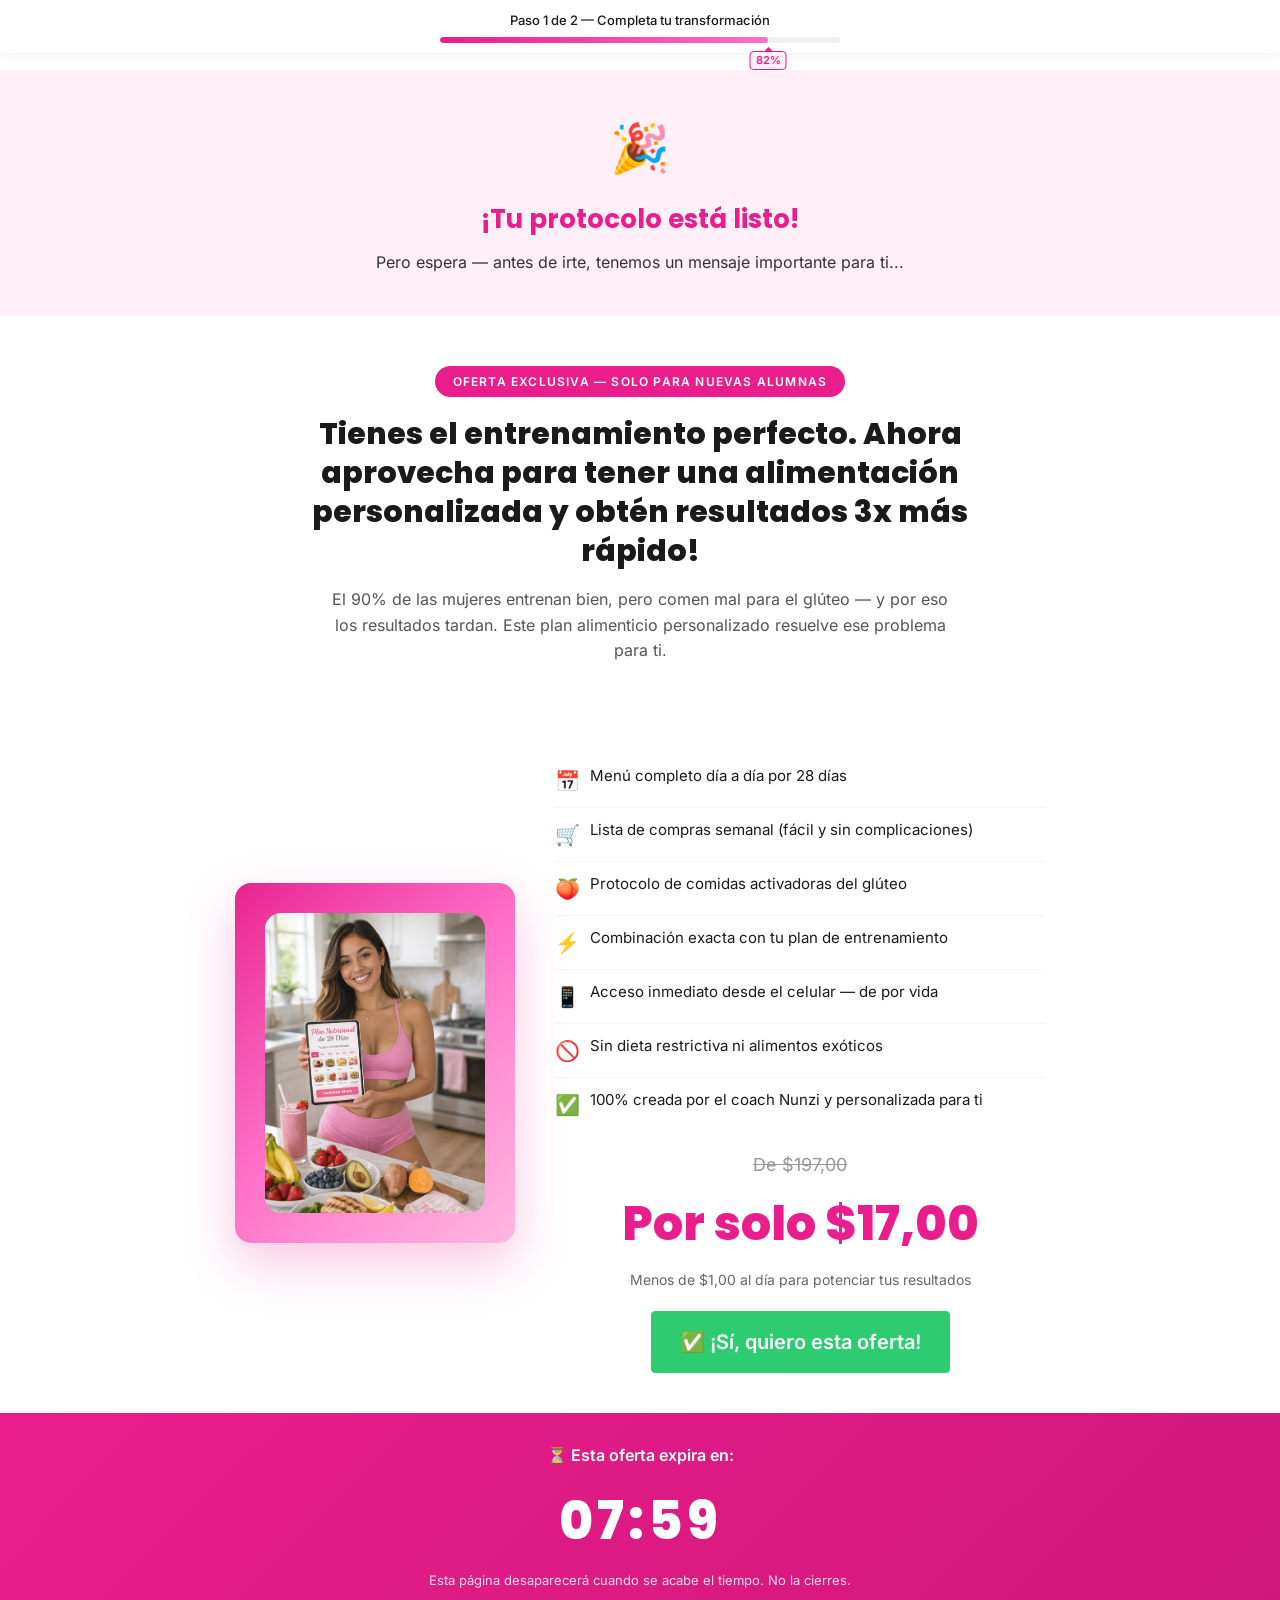
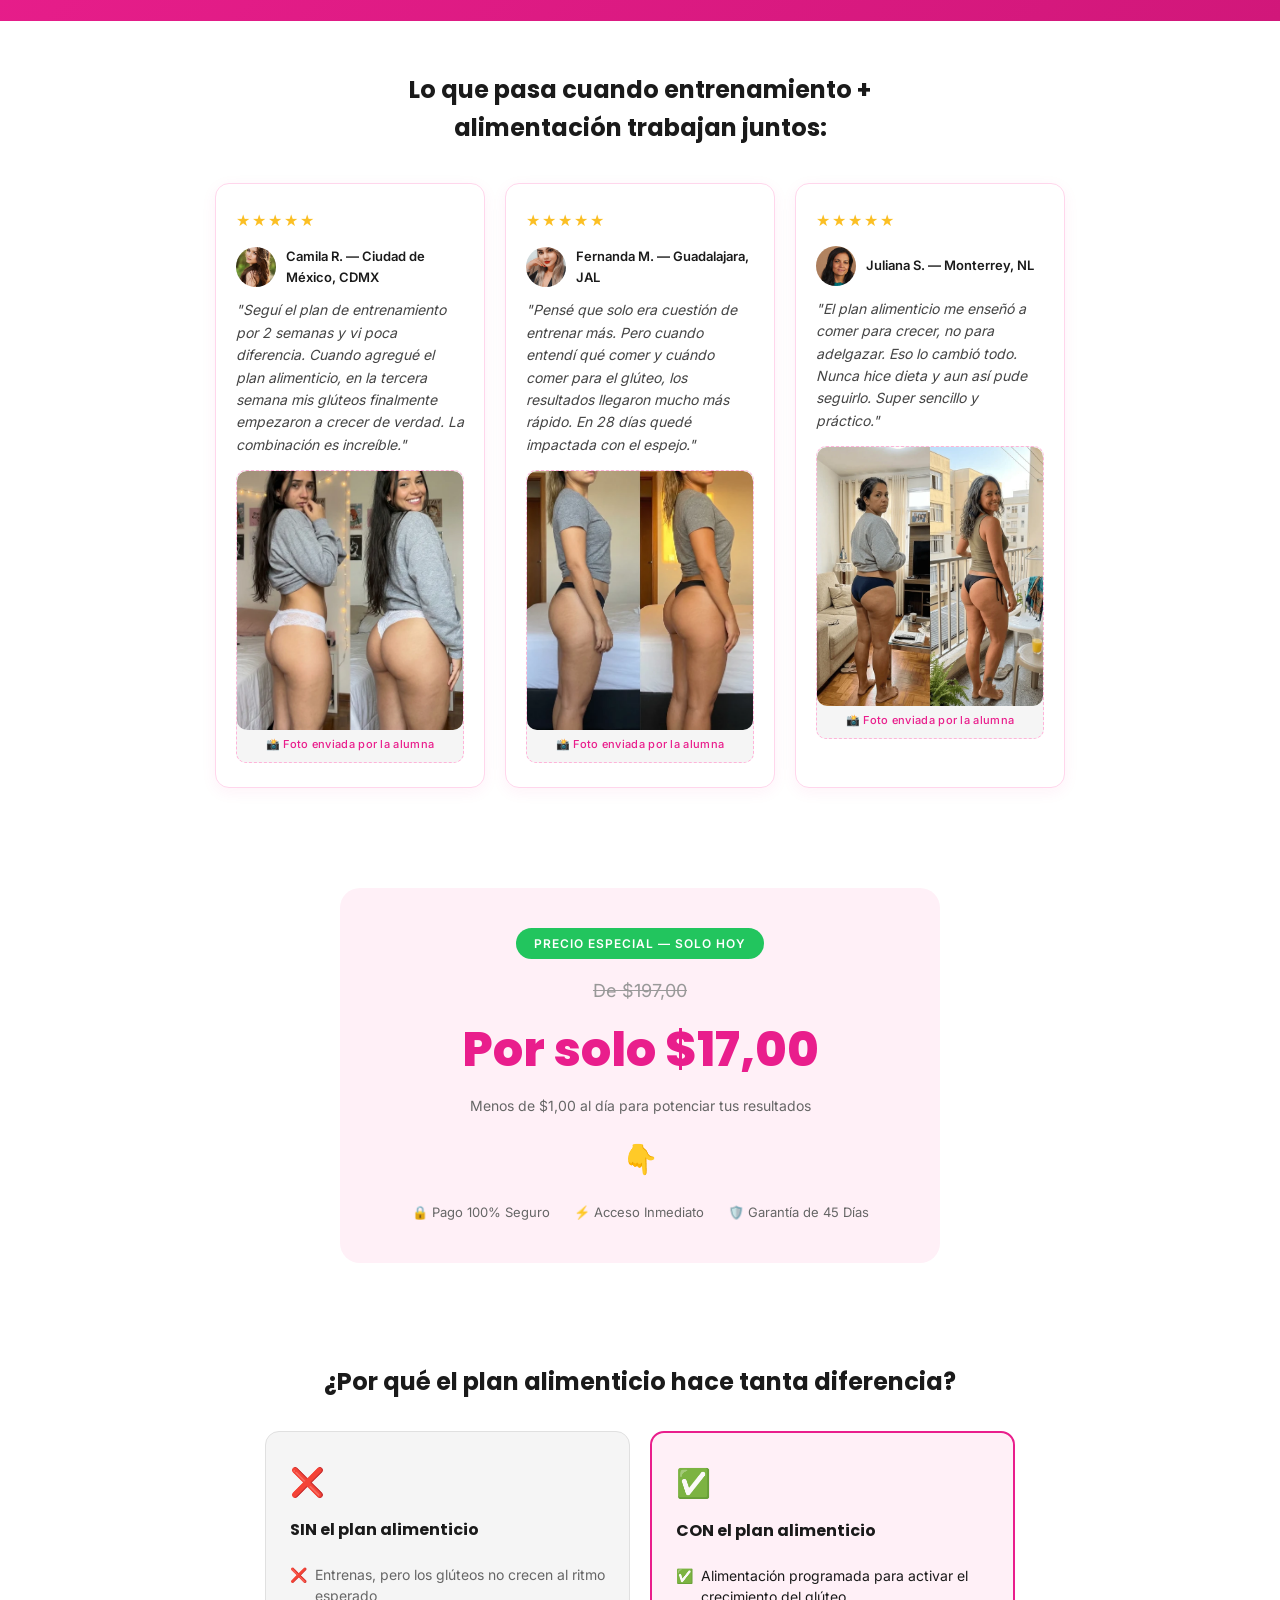
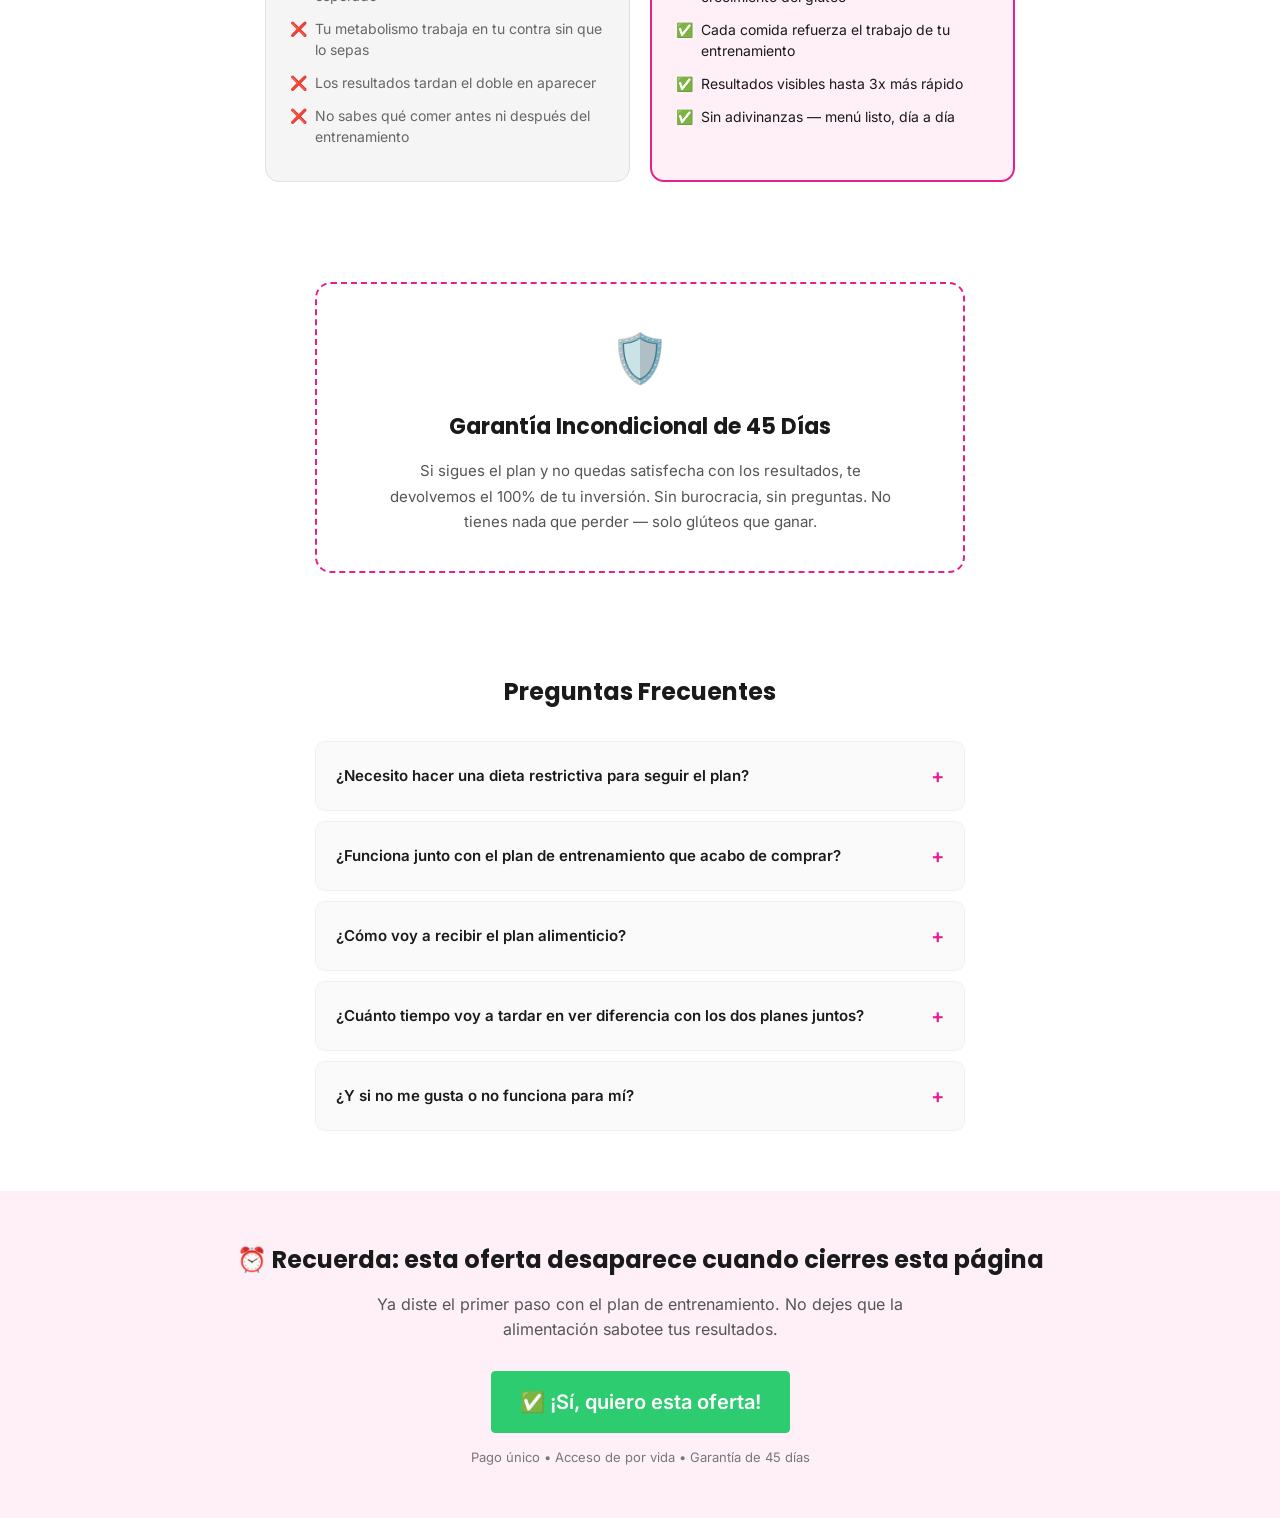
<file: pv/ups1/index.html>
<!DOCTYPE html>
<html lang="pt-BR">
<head>
    <meta charset="UTF-8">
    <meta name="viewport" content="width=device-width, initial-scale=1.0">
    <title>Plano nutrición Brasileño</title>
    
    
    <link href="../../assets/css/inter-poppins.css" rel="stylesheet">
    <style>
        *, *::before, *::after {
            margin: 0;
            padding: 0;
            box-sizing: border-box;
        }

        body {
            font-family: 'Inter', sans-serif;
            background: #FFFFFF;
            color: #1A1A1A;
            line-height: 1.6;
            overflow-x: hidden;
        }

        h1, h2, h3, h4 {
            font-family: 'Poppins', sans-serif;
        }

        .container {
            max-width: 900px;
            margin: 0 auto;
            padding: 0 20px;
        }

        /* ========== SEÇÃO 1 — BARRA DE PROGRESSO ========== */
        .progress-bar-section {
            position: fixed;
            top: 0;
            left: 0;
            right: 0;
            background: #FFFFFF;
            z-index: 1000;
            padding: 10px 20px;
            box-shadow: 0 2px 10px rgba(0,0,0,0.06);
        }

        .progress-text {
            text-align: center;
            font-size: 13px;
            color: #1A1A1A;
            margin-bottom: 6px;
            font-weight: 500;
        }

        .progress-track-wrapper {
            width: 100%;
            max-width: 400px;
            margin: 0 auto;
            position: relative;
        }

        .progress-percent-label {
            position: absolute;
            top: 14px;
            left: 82%;
            transform: translateX(-50%);
            font-size: 11px;
            font-weight: 700;
            color: #E91E8C;
            background: #FFF0F7;
            border: 1px solid #E91E8C;
            border-radius: 4px;
            padding: 1px 5px;
            line-height: 1.4;
        }

        .progress-percent-label::before {
            content: '';
            position: absolute;
            top: -5px;
            left: 50%;
            transform: translateX(-50%);
            border-width: 0 4px 4px;
            border-style: solid;
            border-color: transparent transparent #E91E8C;
        }

        .progress-track {
            width: 100%;
            height: 6px;
            background: #F0F0F0;
            border-radius: 3px;
            overflow: hidden;
        }

        .progress-fill {
            width: 82%;
            height: 100%;
            background: linear-gradient(90deg, #E91E8C, #FF6EC7);
            border-radius: 3px;
            transition: width 0.6s ease;
        }

        /* ========== SEÇÃO 2 — PATTERN INTERRUPT ========== */
        .pattern-interrupt {
            margin-top: 70px;
            background: #FFF0F7;
            padding: 40px 20px;
            text-align: center;
        }

        .pattern-interrupt .icon {
            font-size: 48px;
            margin-bottom: 12px;
        }

        .pattern-interrupt h2 {
            color: #E91E8C;
            font-size: 26px;
            margin-bottom: 10px;
        }

        .pattern-interrupt p {
            font-size: 16px;
            color: #333;
            max-width: 550px;
            margin: 0 auto;
        }

        /* ========== SEÇÃO 3 — HEADLINE PRINCIPAL ========== */
        .headline-section {
            padding: 50px 20px;
            text-align: center;
        }

        .tag-pill {
            display: inline-block;
            background: #E91E8C;
            color: #FFFFFF;
            font-size: 12px;
            font-weight: 700;
            letter-spacing: 1.2px;
            padding: 6px 18px;
            border-radius: 50px;
            margin-bottom: 18px;
            text-transform: uppercase;
        }

        .headline-section h1 {
            font-size: 30px;
            font-weight: 800;
            color: #1A1A1A;
            line-height: 1.3;
            max-width: 700px;
            margin: 0 auto 16px;
        }

        .headline-section .subtitle {
            font-size: 16px;
            color: #555;
            max-width: 620px;
            margin: 0 auto;
            line-height: 1.6;
        }

        /* ========== SEÇÃO 4 — HERO + PRODUTO ========== */
        .hero-product {
            padding: 40px 20px;
        }

        .hero-grid {
            display: flex;
            align-items: center;
            gap: 40px;
            max-width: 850px;
            margin: 0 auto;
        }

        .hero-mockup {
            flex: 0 0 280px;
            height: 360px;
            background: linear-gradient(135deg, #E91E8C, #FF6EC7, #FFB6E1);
            border-radius: 16px;
            display: flex;
            align-items: center;
            justify-content: center;
            text-align: center;
            color: #FFFFFF;
            font-family: 'Poppins', sans-serif;
            font-weight: 700;
            font-size: 22px;
            line-height: 1.4;
            box-shadow: 0 20px 50px rgba(233, 30, 140, 0.25);
            padding: 30px;
            position: relative;
            overflow: hidden;
        }

        .hero-mockup::before {
            content: '';
            position: absolute;
            top: -50%;
            left: -50%;
            width: 200%;
            height: 200%;
            background: radial-gradient(circle, rgba(255,255,255,0.1) 0%, transparent 60%);
            pointer-events: none;
        }

        .hero-mockup span {
            position: relative;
            z-index: 1;
            text-shadow: 0 2px 8px rgba(0,0,0,0.15);
        }

        .hero-features {
            flex: 1;
        }

        .hero-features ul {
            list-style: none;
        }

        .hero-features li {
            font-size: 15px;
            padding: 10px 0;
            border-bottom: 1px solid #F5F5F5;
            display: flex;
            align-items: flex-start;
            gap: 10px;
        }

        .hero-features li:last-child {
            border-bottom: none;
        }

        .hero-features li .emoji {
            font-size: 20px;
            flex-shrink: 0;
            margin-top: 1px;
        }

        /* ========== SEÇÃO 5 — TIMER ========== */
        .timer-section {
            background: linear-gradient(135deg, #E91E8C, #D1177A);
            padding: 30px 20px;
            text-align: center;
            color: #FFFFFF;
        }

        .timer-label {
            font-size: 16px;
            font-weight: 600;
            margin-bottom: 10px;
        }

        .timer-display {
            font-family: 'Poppins', sans-serif;
            font-size: 52px;
            font-weight: 800;
            letter-spacing: 4px;
            margin-bottom: 8px;
        }

        .timer-sub {
            font-size: 13px;
            opacity: 0.85;
        }

        .timer-expired {
            font-family: 'Poppins', sans-serif;
            font-size: 22px;
            font-weight: 700;
        }

        /* ========== SEÇÃO 6 — DEPOIMENTOS ========== */
        .testimonials-section {
            padding: 50px 20px;
        }

        .testimonials-section h2 {
            text-align: center;
            font-size: 24px;
            margin-bottom: 36px;
            max-width: 600px;
            margin-left: auto;
            margin-right: auto;
            color: #1A1A1A;
        }

        .testimonials-grid {
            display: grid;
            grid-template-columns: repeat(3, 1fr);
            gap: 20px;
            max-width: 850px;
            margin: 0 auto;
        }

        .testimonial-card {
            background: #FFFFFF;
            border: 1px solid #FFD6EC;
            border-radius: 14px;
            padding: 24px 20px;
            box-shadow: 0 4px 16px rgba(233, 30, 140, 0.06);
            transition: transform 0.2s ease;
        }

        .testimonial-card:hover {
            transform: translateY(-3px);
        }

        .stars {
            color: #FBBF24;
            font-size: 16px;
            margin-bottom: 12px;
            letter-spacing: 2px;
        }

        .testimonial-header {
            display: flex;
            align-items: center;
            gap: 10px;
            margin-bottom: 12px;
        }

        .avatar {
            width: 40px;
            height: 40px;
            border-radius: 50%;
            background: #E91E8C;
            color: #FFFFFF;
            display: flex;
            align-items: center;
            justify-content: center;
            font-family: 'Poppins', sans-serif;
            font-weight: 700;
            font-size: 16px;
            flex-shrink: 0;
        }

        .testimonial-name {
            font-size: 13px;
            font-weight: 600;
            color: #1A1A1A;
        }

        .testimonial-text {
            font-size: 14px;
            color: #444;
            line-height: 1.6;
            font-style: italic;
        }

        .testimonial-photo-placeholder {
            width: 100%;
            margin-top: 14px;
            border-radius: 10px;
            overflow: hidden;
            background: #F5F5F5;
            border: 1px dashed #FFB3D9;
        }

        .testimonial-photo-placeholder img {
            width: 100%;
            height: 259px;
            object-fit: cover;
            display: block;
            border-radius: 10px;
            filter: none;
        }

        .testimonial-photo-placeholder .photo-label {
            text-align: center;
            font-size: 11px;
            color: #E91E8C;
            padding: 6px 0 8px;
            font-weight: 500;
            letter-spacing: 0.3px;
        }

        /* ========== SEÇÃO 7 — OFERTA ========== */
        .offer-section {
            padding: 50px 20px;
        }

        .offer-box {
            background: #FFF0F7;
            border-radius: 20px;
            padding: 40px 30px;
            text-align: center;
            max-width: 600px;
            margin: 0 auto;
        }

        .offer-tag {
            display: inline-block;
            background: #22C55E;
            color: #FFFFFF;
            font-size: 12px;
            font-weight: 700;
            letter-spacing: 1px;
            padding: 6px 18px;
            border-radius: 50px;
            margin-bottom: 18px;
            text-transform: uppercase;
        }

        .price-old {
            font-size: 18px;
            color: #999;
            text-decoration: line-through;
            margin-bottom: 6px;
        }

        .price-new {
            font-family: 'Poppins', sans-serif;
            font-size: 48px;
            font-weight: 800;
            color: #E91E8C;
            margin-bottom: 6px;
        }

        .price-sub {
            font-size: 14px;
            color: #666;
            margin-bottom: 20px;
        }

        .arrow-down {
            font-size: 28px;
            margin-bottom: 16px;
            animation: bounce 1.5s infinite;
        }

        @keyframes bounce {
            0%, 100% { transform: translateY(0); }
            50% { transform: translateY(6px); }
        }

        .cta-btn {
            display: inline-block;
            background: #22C55E;
            color: #FFFFFF;
            font-family: 'Poppins', sans-serif;
            font-size: 18px;
            font-weight: 700;
            padding: 18px 40px;
            border: none;
            border-radius: 12px;
            cursor: pointer;
            text-decoration: none;
            transition: background 0.3s ease, transform 0.2s ease;
            animation: pulse 2.5s infinite;
            box-shadow: 0 6px 24px rgba(34, 197, 94, 0.35);
            width: 100%;
            max-width: 480px;
        }

        .cta-btn:hover {
            background: #16A34A;
            transform: scale(1.02);
        }

        @keyframes pulse {
            0% { box-shadow: 0 6px 24px rgba(34, 197, 94, 0.35); }
            50% { box-shadow: 0 6px 36px rgba(34, 197, 94, 0.55); }
            100% { box-shadow: 0 6px 24px rgba(34, 197, 94, 0.35); }
        }

        .trust-badges {
            display: flex;
            justify-content: center;
            gap: 24px;
            margin-top: 20px;
            flex-wrap: wrap;
        }

        .trust-badge {
            font-size: 13px;
            color: #666;
            display: flex;
            align-items: center;
            gap: 5px;
        }

        /* ========== SEÇÃO 8 — COMPARAÇÃO ========== */
        .comparison-section {
            padding: 50px 20px;
        }

        .comparison-section h2 {
            text-align: center;
            font-size: 24px;
            margin-bottom: 30px;
            color: #1A1A1A;
        }

        .comparison-grid {
            display: grid;
            grid-template-columns: 1fr 1fr;
            gap: 20px;
            max-width: 750px;
            margin: 0 auto;
        }

        .comparison-card {
            padding: 28px 24px;
            border-radius: 14px;
        }

        .comparison-card.negative {
            background: #F5F5F5;
            border: 1px solid #E0E0E0;
        }

        .comparison-card.positive {
            background: #FFF0F7;
            border: 2px solid #E91E8C;
        }

        .comparison-card .card-icon {
            font-size: 28px;
            margin-bottom: 12px;
        }

        .comparison-card h3 {
            font-size: 16px;
            margin-bottom: 16px;
            color: #1A1A1A;
        }

        .comparison-card ul {
            list-style: none;
        }

        .comparison-card li {
            font-size: 14px;
            padding: 6px 0;
            display: flex;
            align-items: flex-start;
            gap: 8px;
            line-height: 1.5;
        }

        .comparison-card.negative li {
            color: #666;
        }

        .comparison-card.positive li {
            color: #1A1A1A;
        }

        /* ========== SEÇÃO 9 — GARANTIA ========== */
        .guarantee-section {
            padding: 50px 20px;
        }

        .guarantee-box {
            max-width: 650px;
            margin: 0 auto;
            border: 2px dashed #E91E8C;
            border-radius: 16px;
            padding: 36px 30px;
            text-align: center;
        }

        .guarantee-box .icon {
            font-size: 48px;
            margin-bottom: 12px;
        }

        .guarantee-box h2 {
            font-size: 22px;
            color: #1A1A1A;
            margin-bottom: 14px;
        }

        .guarantee-box p {
            font-size: 15px;
            color: #555;
            line-height: 1.7;
            max-width: 520px;
            margin: 0 auto;
        }

        /* ========== SEÇÃO 10 — FAQ ========== */
        .faq-section {
            padding: 50px 20px;
        }

        .faq-section h2 {
            text-align: center;
            font-size: 24px;
            margin-bottom: 30px;
            color: #1A1A1A;
        }

        .faq-list {
            max-width: 650px;
            margin: 0 auto;
        }

        .faq-item {
            border: 1px solid #F0F0F0;
            border-radius: 10px;
            margin-bottom: 10px;
            overflow: hidden;
            transition: box-shadow 0.2s ease;
        }

        .faq-item:hover {
            box-shadow: 0 2px 10px rgba(233, 30, 140, 0.08);
        }

        .faq-question {
            padding: 18px 20px;
            cursor: pointer;
            display: flex;
            justify-content: space-between;
            align-items: center;
            font-weight: 600;
            font-size: 15px;
            color: #1A1A1A;
            background: #FAFAFA;
            transition: background 0.2s ease;
            user-select: none;
        }

        .faq-question:hover {
            background: #FFF0F7;
        }

        .faq-question .faq-toggle {
            font-size: 20px;
            color: #E91E8C;
            transition: transform 0.3s ease;
            flex-shrink: 0;
            margin-left: 12px;
        }

        .faq-item.open .faq-toggle {
            transform: rotate(45deg);
        }

        .faq-answer {
            max-height: 0;
            overflow: hidden;
            transition: max-height 0.35s ease, padding 0.35s ease;
        }

        .faq-item.open .faq-answer {
            max-height: 300px;
            padding: 0 20px 18px;
        }

        .faq-answer p {
            font-size: 14px;
            color: #555;
            line-height: 1.7;
            padding-top: 4px;
        }

        /* ========== SEÇÃO 11 — CTA FINAL ========== */
        .final-cta-section {
            padding: 50px 20px;
            text-align: center;
            background: #FFF0F7;
        }

        .final-cta-section h2 {
            font-size: 24px;
            color: #1A1A1A;
            margin-bottom: 12px;
        }

        .final-cta-section .subtitle {
            font-size: 16px;
            color: #555;
            margin-bottom: 28px;
            max-width: 550px;
            margin-left: auto;
            margin-right: auto;
        }

        .final-cta-section .cta-sub {
            font-size: 13px;
            color: #777;
            margin-top: 14px;
        }

        /* ========== RODAPÉ DE RECUSA ========== */
        .decline-footer {
            padding: 30px 20px 50px;
            text-align: center;
        }

        .decline-link {
            font-size: 13px;
            color: #999;
            text-decoration: underline;
            cursor: pointer;
            background: none;
            border: none;
            font-family: 'Inter', sans-serif;
            transition: color 0.2s ease;
        }

        .decline-link:hover {
            color: #777;
        }

        /* ========== RESPONSIVO ========== */
        @media (max-width: 768px) {
            .hero-grid {
                flex-direction: column;
                gap: 28px;
            }

            .hero-mockup {
                flex: none;
                width: 100%;
                max-width: 320px;
                height: auto;
                margin: 0 auto;
                font-size: 20px;
                padding: 0;
                background: none;
                box-shadow: none;
                overflow: visible;
            }

            .hero-mockup img {
                width: 100%;
                height: auto;
                object-fit: contain;
                border-radius: 16px;
            }

            .headline-section h1 {
                font-size: 24px;
            }

            .testimonials-grid {
                grid-template-columns: 1fr;
                gap: 16px;
            }

            .comparison-grid {
                grid-template-columns: 1fr;
            }

            .price-new {
                font-size: 40px;
            }

            .timer-display {
                font-size: 42px;
            }

            .cta-btn {
                font-size: 16px;
                padding: 16px 28px;
            }

            .offer-box {
                padding: 30px 20px;
            }

            .guarantee-box {
                padding: 28px 20px;
            }

            .trust-badges {
                gap: 14px;
            }

            .pattern-interrupt h2 {
                font-size: 22px;
            }

            .final-cta-section h2 {
                font-size: 20px;
            }
        }

        @media (max-width: 400px) {
            .headline-section h1 {
                font-size: 21px;
            }

            .price-new {
                font-size: 34px;
            }

            .timer-display {
                font-size: 36px;
            }
        }
    </style>
    <!-- checkout via Hotmart Sales Funnel Widget (na seção de oferta) -->
    <script
      src="https://cdn.utmify.com.br/scripts/utms/latest.js"
      data-utmify-prevent-subids
      async
      defer
    ></script>
    <script>
      window.pixelId = "6a068d18bb2d5d35af412e9f";
      var a = document.createElement("script");
      a.setAttribute("async", "");
      a.setAttribute("defer", "");
      a.setAttribute("src", "https://cdn.utmify.com.br/scripts/pixel/pixel.js");
      document.head.appendChild(a);
    </script>
    <script>
      // ALTERE O LINK PARA A PÁGINA QUE QUISER MOSTRAR QUANDO O USUÁRIO TENTAR SAIR
      const link = 'https://elsecretodeltraserosexy.site/pv/dws1';

      function setBackRedirect(url) {
        let urlBackRedirect = url;
        urlBackRedirect = urlBackRedirect =
          urlBackRedirect.trim() +
          (urlBackRedirect.indexOf('?') > 0 ? '&' : '?') +
          document.location.search.replace('?', '').toString();

        history.pushState({}, '', location.href);
        history.pushState({}, '', location.href);
        history.pushState({}, '', location.href);

        window.addEventListener('popstate', () => {
          console.log('onpopstate', urlBackRedirect);
          setTimeout(() => {
            location.href = urlBackRedirect;
          }, 1);
        });
      }

      setBackRedirect(link);
    </script>
</head>
<body>

    <!-- ========== SEÇÃO 1 — BARRA DE PROGRESSO ========== -->
    <div class="progress-bar-section">
        <div class="progress-text">Paso 1 de 2 — Completa tu transformación</div>
        <div class="progress-track-wrapper">
            <div class="progress-percent-label">82%</div>
            <div class="progress-track">
                <div class="progress-fill"></div>
            </div>
        </div>
    </div>

    <!-- ========== SEÇÃO 2 — PATTERN INTERRUPT ========== -->
    <section class="pattern-interrupt">
        <div class="container">
            <div class="icon">🎉</div>
            <h2>¡Tu protocolo está listo!</h2>
            <p>Pero espera — antes de irte, tenemos un mensaje importante para ti...</p>
        </div>
    </section>

    <!-- ========== SEÇÃO 3 — HEADLINE PRINCIPAL ========== -->
    <section class="headline-section">
        <div class="container">
            <div class="tag-pill">OFERTA EXCLUSIVA — SOLO PARA NUEVAS ALUMNAS</div>
            <h1>Tienes el entrenamiento perfecto. Ahora aprovecha para tener una alimentación personalizada y obtén resultados 3x más rápido!</h1>
            <p class="subtitle">El 90% de las mujeres entrenan bien, pero comen mal para el glúteo — y por eso los resultados tardan. Este plan alimenticio personalizado resuelve ese problema para ti.</p>
        </div>
    </section>

    <!-- ========== SEÇÃO 4 — HERO + PRODUTO ========== -->
    <section class="hero-product">
        <div class="hero-grid container">
            <div class="hero-mockup">
                <img src="../../assets/images/chatgpt-apr-2026.png" alt="Plano nutrición Brasileño" style="width:100%;height:100%;object-fit:cover;border-radius:inherit;">
            </div>
            <div class="hero-features">
                <ul>
                    <li><span class="emoji">📅</span> Menú completo día a día por 28 días</li>
                    <li><span class="emoji">🛒</span> Lista de compras semanal (fácil y sin complicaciones)</li>
                    <li><span class="emoji">🍑</span> Protocolo de comidas activadoras del glúteo</li>
                    <li><span class="emoji">⚡</span> Combinación exacta con tu plan de entrenamiento</li>
                    <li><span class="emoji">📱</span> Acceso inmediato desde el celular — de por vida</li>
                    <li><span class="emoji">🚫</span> Sin dieta restrictiva ni alimentos exóticos</li>
                    <li><span class="emoji">✅</span> 100% creada por el coach Nunzi y personalizada para ti</li>
                </ul>
                <div style="margin-top:20px;text-align:center;">
                    <div class="price-old">De $197,00</div>
                    <div class="price-new">Por solo $17,00</div>
                    <div class="price-sub">Menos de $1,00 al día para potenciar tus resultados</div>
                    <a href="#oferta" style="display:inline-block;background-color:#2ECC70;padding:14px 28px;color:#FFFFFF;font-weight:600;border-radius:4px;border:1px solid #2ECC70;font-size:20px;text-decoration:none;">✅ ¡Sí, quiero esta oferta!</a>
                </div>
            </div>
        </div>
    </section>

    <!-- ========== SEÇÃO 5 — TIMER ========== -->
    <section class="timer-section">
        <div class="container">
            <div class="timer-label">⏳ Esta oferta expira en:</div>
            <div class="timer-display" id="countdown">10:00</div>
            <div class="timer-sub">Esta página desaparecerá cuando se acabe el tiempo. No la cierres.</div>
        </div>
    </section>

    <!-- ========== SEÇÃO 6 — DEPOIMENTOS ========== -->
    <section class="testimonials-section">
        <div class="container">
            <h2>Lo que pasa cuando entrenamiento + alimentación trabajan juntos:</h2>
            <div class="testimonials-grid">

                <div class="testimonial-card">
                    <div class="stars">★★★★★</div>
                    <div class="testimonial-header">
                        <img class="avatar" src="../../assets/images/freepik-bela-rapariga.jpg" alt="Camila R." style="object-fit:cover;">
                        <div class="testimonial-name">Camila R. — Ciudad de México, CDMX</div>
                    </div>
                    <p class="testimonial-text">"Seguí el plan de entrenamiento por 2 semanas y vi poca diferencia. Cuando agregué el plan alimenticio, en la tercera semana mis glúteos finalmente empezaron a crecer de verdad. La combinación es increíble."</p>
                    <div class="testimonial-photo-placeholder">
                        <img src="../../assets/images/resultado-2.webp" alt="Foto resultado Camila" style="object-position: center center;">
                        <div class="photo-label">📸 Foto enviada por la alumna</div>
                    </div>
                </div>

                <div class="testimonial-card">
                    <div class="stars">★★★★★</div>
                    <div class="testimonial-header">
                        <img class="avatar" src="../../assets/images/pinterest-avatar.jpg" alt="Fernanda M." style="object-fit:cover;">
                        <div class="testimonial-name">Fernanda M. — Guadalajara, JAL</div>
                    </div>
                    <p class="testimonial-text">"Pensé que solo era cuestión de entrenar más. Pero cuando entendí qué comer y cuándo comer para el glúteo, los resultados llegaron mucho más rápido. En 28 días quedé impactada con el espejo."</p>
                    <div class="testimonial-photo-placeholder">
                        <img src="../../assets/images/resultado-4.webp" alt="Foto resultado Fernanda" style="object-position: center center;">
                        <div class="photo-label">📸 Foto enviada por la alumna</div>
                    </div>
                </div>

                <div class="testimonial-card">
                    <div class="stars">★★★★★</div>
                    <div class="testimonial-header">
                        <img class="avatar" src="../../assets/images/forbes-mulher-bumble.jpg" alt="Juliana S." style="object-fit:cover;">
                        <div class="testimonial-name">Juliana S. — Monterrey, NL</div>
                    </div>
                    <p class="testimonial-text">"El plan alimenticio me enseñó a comer para crecer, no para adelgazar. Eso lo cambió todo. Nunca hice dieta y aun así pude seguirlo. Super sencillo y práctico."</p>
                    <div class="testimonial-photo-placeholder">
                        <img src="../../assets/images/resultado-8.webp" alt="Foto resultado Juliana" style="object-position: center center;">
                        <div class="photo-label">📸 Foto enviada por la alumna</div>
                    </div>
                </div>

            </div>
        </div>
    </section>

    <!-- ========== SEÇÃO 7 — OFERTA ========== -->
    <section class="offer-section" id="oferta">
        <div class="offer-box">
            <div class="offer-tag">PRECIO ESPECIAL — SOLO HOY</div>
            <div class="price-old">De $197,00</div>
            <div class="price-new">Por solo $17,00</div>
            <div class="price-sub">Menos de $1,00 al día para potenciar tus resultados</div>
            <div class="arrow-down">👇</div>
            <!-- HOTMART - Sales Funnel Widget -->
            <!--- sales funnel container --->
            <div id="hotmart-sales-funnel"></div>

            <!--- script load and setup --->
            <script src="https://checkout.hotmart.com/lib/hotmart-checkout-elements.js"></script>
            <script>
            checkoutElements.init('salesFunnel').mount('#hotmart-sales-funnel')
            </script>
            <!-- HOTMART - Sales Funnel Widget -->
            <div class="trust-badges">
                <span class="trust-badge">🔒 Pago 100% Seguro</span>
                <span class="trust-badge">⚡ Acceso Inmediato</span>
                <span class="trust-badge">🛡️ Garantía de 45 Días</span>
            </div>
        </div>
    </section>

    <!-- ========== SEÇÃO 8 — COMPARAÇÃO ========== -->
    <section class="comparison-section">
        <div class="container">
            <h2>¿Por qué el plan alimenticio hace tanta diferencia?</h2>
            <div class="comparison-grid">

                <div class="comparison-card negative">
                    <div class="card-icon">❌</div>
                    <h3>SIN el plan alimenticio</h3>
                    <ul>
                        <li><span>❌</span> Entrenas, pero los glúteos no crecen al ritmo esperado</li>
                        <li><span>❌</span> Tu metabolismo trabaja en tu contra sin que lo sepas</li>
                        <li><span>❌</span> Los resultados tardan el doble en aparecer</li>
                        <li><span>❌</span> No sabes qué comer antes ni después del entrenamiento</li>
                    </ul>
                </div>

                <div class="comparison-card positive">
                    <div class="card-icon">✅</div>
                    <h3>CON el plan alimenticio</h3>
                    <ul>
                        <li><span>✅</span> Alimentación programada para activar el crecimiento del glúteo</li>
                        <li><span>✅</span> Cada comida refuerza el trabajo de tu entrenamiento</li>
                        <li><span>✅</span> Resultados visibles hasta 3x más rápido</li>
                        <li><span>✅</span> Sin adivinanzas — menú listo, día a día</li>
                    </ul>
                </div>

            </div>
        </div>
    </section>

    <!-- ========== SEÇÃO 9 — GARANTIA ========== -->
    <section class="guarantee-section">
        <div class="guarantee-box">
            <div class="icon">🛡️</div>
            <h2>Garantía Incondicional de 45 Días</h2>
            <p>Si sigues el plan y no quedas satisfecha con los resultados, te devolvemos el 100% de tu inversión. Sin burocracia, sin preguntas. No tienes nada que perder — solo glúteos que ganar.</p>
        </div>
    </section>

    <!-- ========== SEÇÃO 10 — FAQ ========== -->
    <section class="faq-section">
        <div class="container">
            <h2>Preguntas Frecuentes</h2>
            <div class="faq-list">

                <div class="faq-item">
                    <div class="faq-question">
                        ¿Necesito hacer una dieta restrictiva para seguir el plan?
                        <span class="faq-toggle">+</span>
                    </div>
                    <div class="faq-answer">
                        <p>No. El plan fue creado para ser práctico y realista. Sin alimentos exóticos, sin eliminar grupos alimenticios completos. Son elecciones estratégicas que potencian el crecimiento del glúteo sin sacrificios.</p>
                    </div>
                </div>

                <div class="faq-item">
                    <div class="faq-question">
                        ¿Funciona junto con el plan de entrenamiento que acabo de comprar?
                        <span class="faq-toggle">+</span>
                    </div>
                    <div class="faq-answer">
                        <p>Exactamente para eso fue creado. Los dos fueron diseñados para trabajar juntos — el entrenamiento activa el glúteo, la alimentación le da el combustible y los nutrientes para que crezca más rápido.</p>
                    </div>
                </div>

                <div class="faq-item">
                    <div class="faq-question">
                        ¿Cómo voy a recibir el plan alimenticio?
                        <span class="faq-toggle">+</span>
                    </div>
                    <div class="faq-answer">
                        <p>Inmediatamente después de confirmar el pago, tendrás acceso digital completo. Puedes acceder desde tu celular, tablet o computadora, cuando y donde quieras.</p>
                    </div>
                </div>

                <div class="faq-item">
                    <div class="faq-question">
                        ¿Cuánto tiempo voy a tardar en ver diferencia con los dos planes juntos?
                        <span class="faq-toggle">+</span>
                    </div>
                    <div class="faq-answer">
                        <p>La mayoría de las alumnas reportan notar diferencia desde la segunda semana cuando combinan entrenamiento + alimentación. El protocolo completo de 28 días es donde ocurre la transformación más visible.</p>
                    </div>
                </div>

                <div class="faq-item">
                    <div class="faq-question">
                        ¿Y si no me gusta o no funciona para mí?
                        <span class="faq-toggle">+</span>
                    </div>
                    <div class="faq-answer">
                        <p>Tienes 45 días de garantía total. Si no estás satisfecha por cualquier motivo, solo contáctanos y te devolvemos el 100% del valor. Así de simple.</p>
                    </div>
                </div>

            </div>
        </div>
    </section>

    <!-- ========== SEÇÃO 11 — CTA FINAL ========== -->
    <section class="final-cta-section">
        <div class="container">
            <h2>⏰ Recuerda: esta oferta desaparece cuando cierres esta página</h2>
            <p class="subtitle">Ya diste el primer paso con el plan de entrenamiento. No dejes que la alimentación sabotee tus resultados.</p>
            <a href="#oferta" style="display:inline-block;background-color:#2ECC70;padding:14px 28px;color:#FFFFFF;font-weight:600;border-radius:4px;border:1px solid #2ECC70;font-size:20px;text-decoration:none;">✅ ¡Sí, quiero esta oferta!</a>
            <div class="cta-sub">Pago único &bull; Acceso de por vida &bull; Garantía de 45 días</div>
        </div>
    </section>


    <script>
        // ========== CONTADOR REGRESSIVO ==========
        (function() {
            var totalSeconds = 8 * 60;
            var display = document.getElementById('countdown');
            var timerSection = display.parentElement;

            var interval = setInterval(function() {
                totalSeconds--;
                if (totalSeconds <= 0) {
                    clearInterval(interval);
                    display.textContent = '00:00';
                    setTimeout(function() {
                        display.classList.add('timer-expired');
                        display.textContent = 'Oferta cerrada';
                        var sub = timerSection.querySelector('.timer-sub');
                        if (sub) sub.style.display = 'none';
                        var label = timerSection.querySelector('.timer-label');
                        if (label) label.style.display = 'none';
                    }, 500);
                    return;
                }

                var m = Math.floor(totalSeconds / 60);
                var s = totalSeconds % 60;
                display.textContent =
                    (m < 10 ? '0' + m : m) + ':' + (s < 10 ? '0' + s : s);
            }, 1000);
        })();

        // ========== FAQ ACORDEÃO ==========
        (function() {
            var items = document.querySelectorAll('.faq-item');
            items.forEach(function(item) {
                var question = item.querySelector('.faq-question');
                question.addEventListener('click', function() {
                    var isOpen = item.classList.contains('open');

                    // Fecha todos
                    items.forEach(function(other) {
                        other.classList.remove('open');
                    });

                    // Abre o clicado (se não estava aberto)
                    if (!isOpen) {
                        item.classList.add('open');
                    }
                });
            });
        })();

    </script>

    <script>
        // CTA: desplaza hasta la oferta sin cambiar el hash (evita disparar el back-redirect)
        document.querySelectorAll('a[href="#oferta"]').forEach(function (a) {
            a.addEventListener('click', function (e) {
                e.preventDefault();
                var offer = document.getElementById('oferta');
                if (offer) offer.scrollIntoView({ behavior: 'smooth' });
            });
        });
    </script>

    <script>
        // ===== MODO DE PRUEBA LOCAL — solo en localhost, invisible en produccion =====
        (function () {
            var h = location.hostname;
            if (h !== 'localhost' && h !== '127.0.0.1') return;
            var buttons = [
                { label: '✅ Aceptar → ups2', url: '../ups2/', color: '#22C55E' },
                { label: '❌ Rechazar → dws1', url: '../dws1/', color: '#EF4444' }
            ];
            var bar = document.createElement('div');
            bar.style.cssText = 'position:fixed;left:0;right:0;bottom:0;z-index:2147483647;background:#111;color:#fff;padding:10px 14px;display:flex;gap:10px;align-items:center;justify-content:center;flex-wrap:wrap;font-family:sans-serif;font-size:14px;box-shadow:0 -2px 12px rgba(0,0,0,.4)';
            var html = '<strong style="color:#FFD54F">🧪 MODO PRUEBA</strong><span style="opacity:.75">simula el funil (no es pago real)</span>';
            buttons.forEach(function (b) {
                html += '<a href="' + b.url + '" style="background:' + b.color + ';color:#fff;padding:8px 16px;border-radius:6px;text-decoration:none;font-weight:700">' + b.label + '</a>';
            });
            bar.innerHTML = html;
            document.body.appendChild(bar);
        })();
    </script>

</body>
</html>
</file>
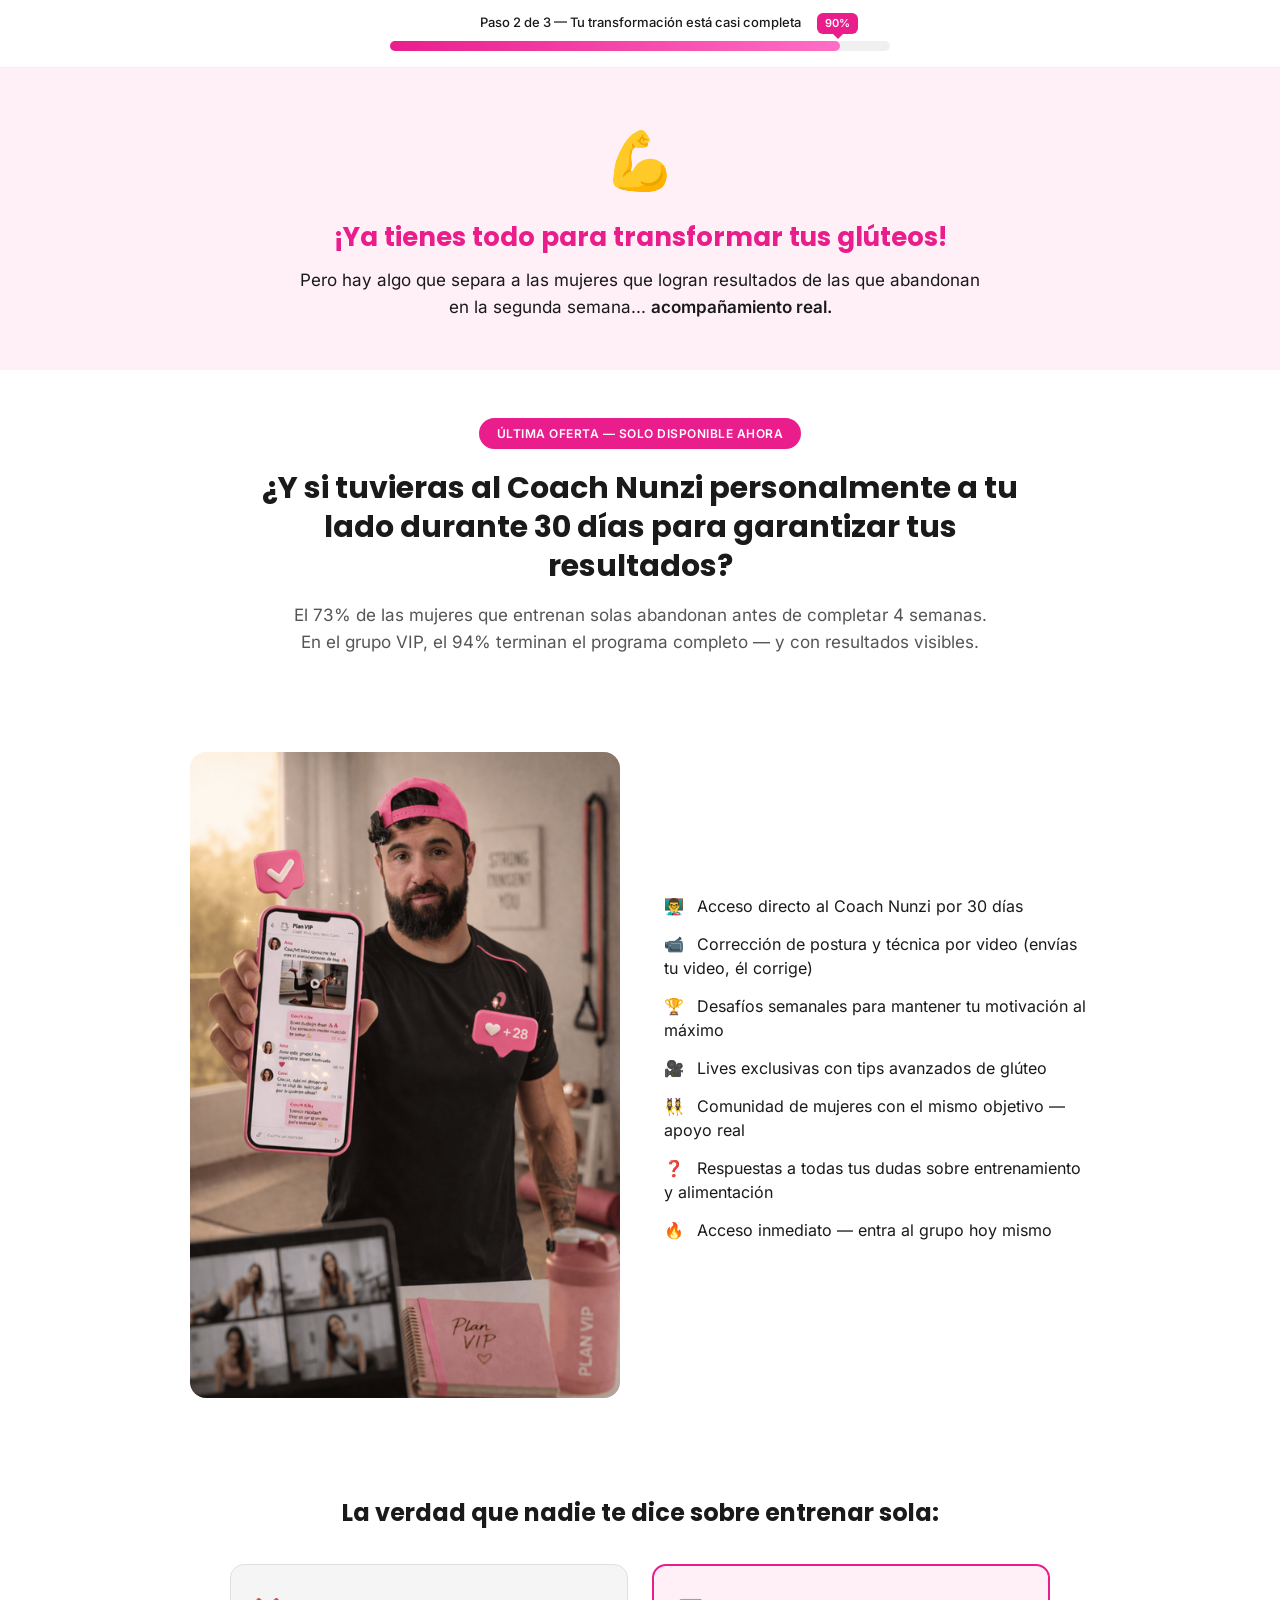
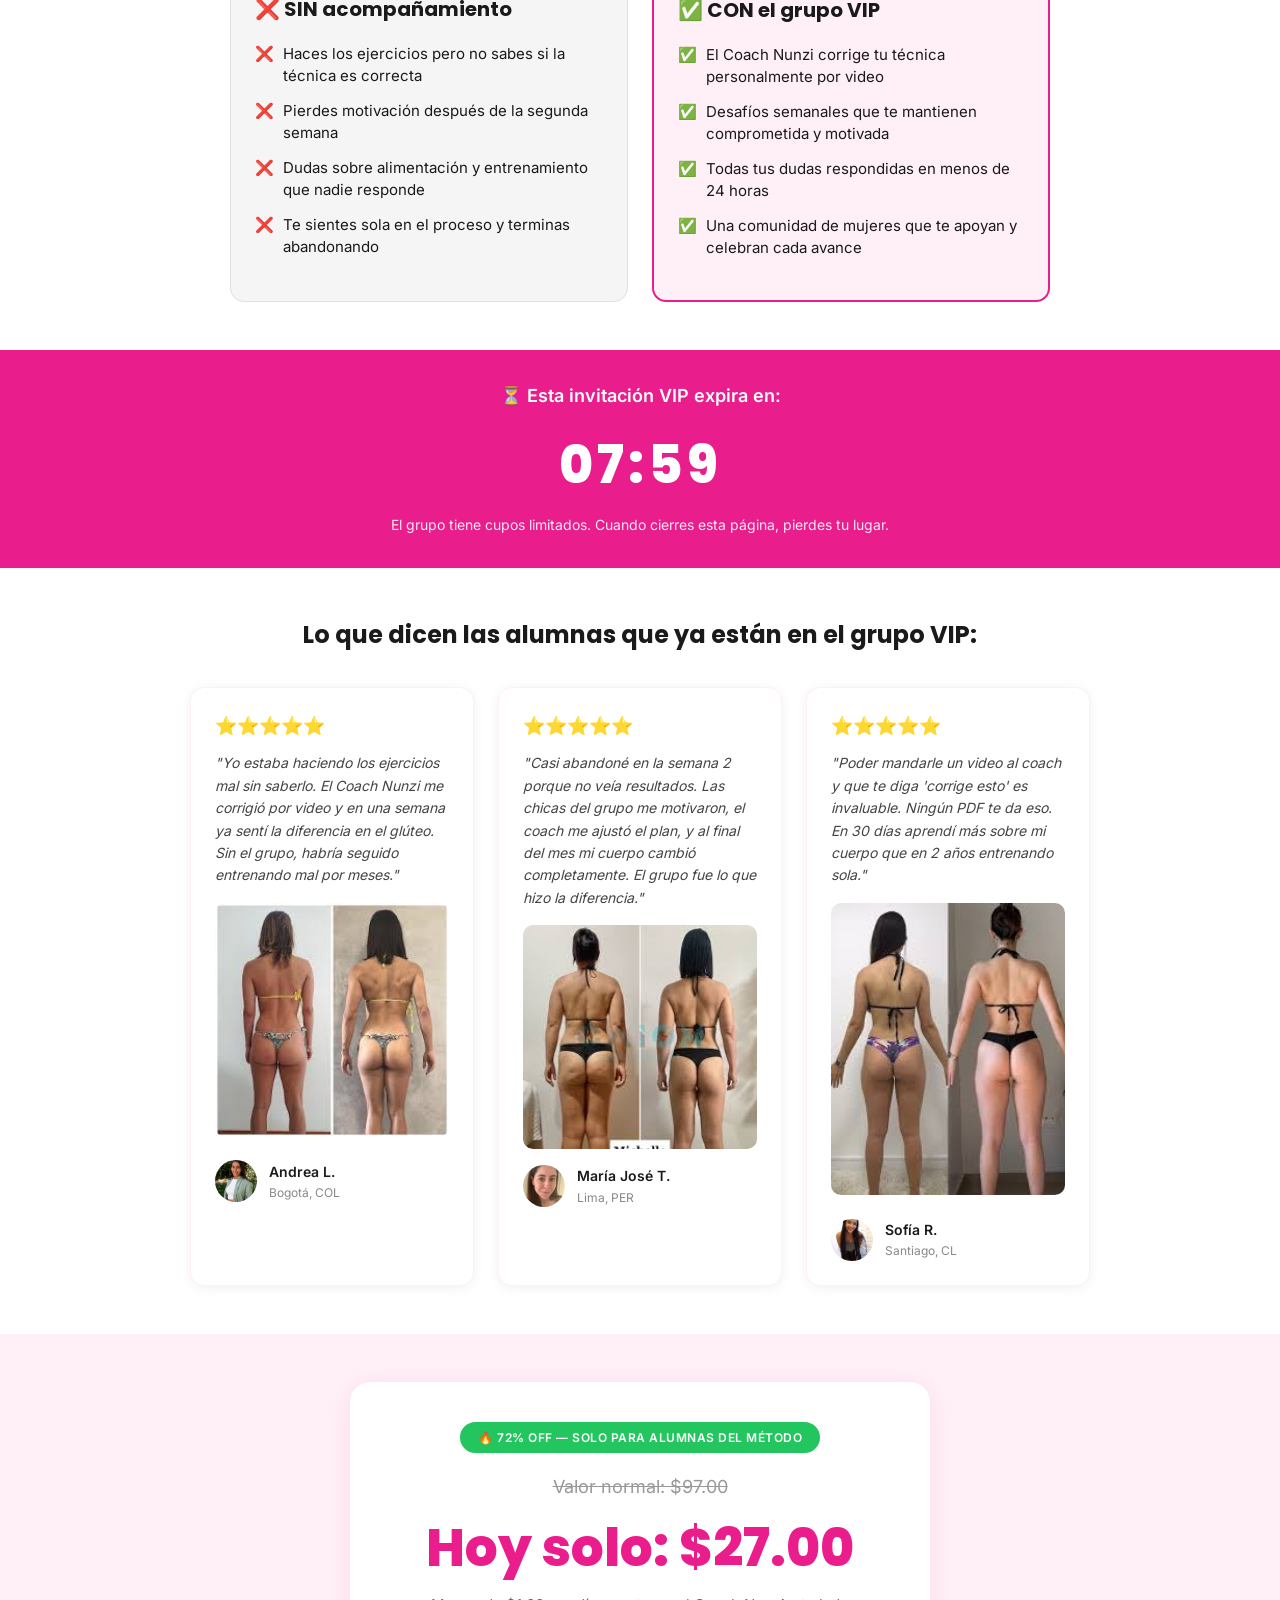
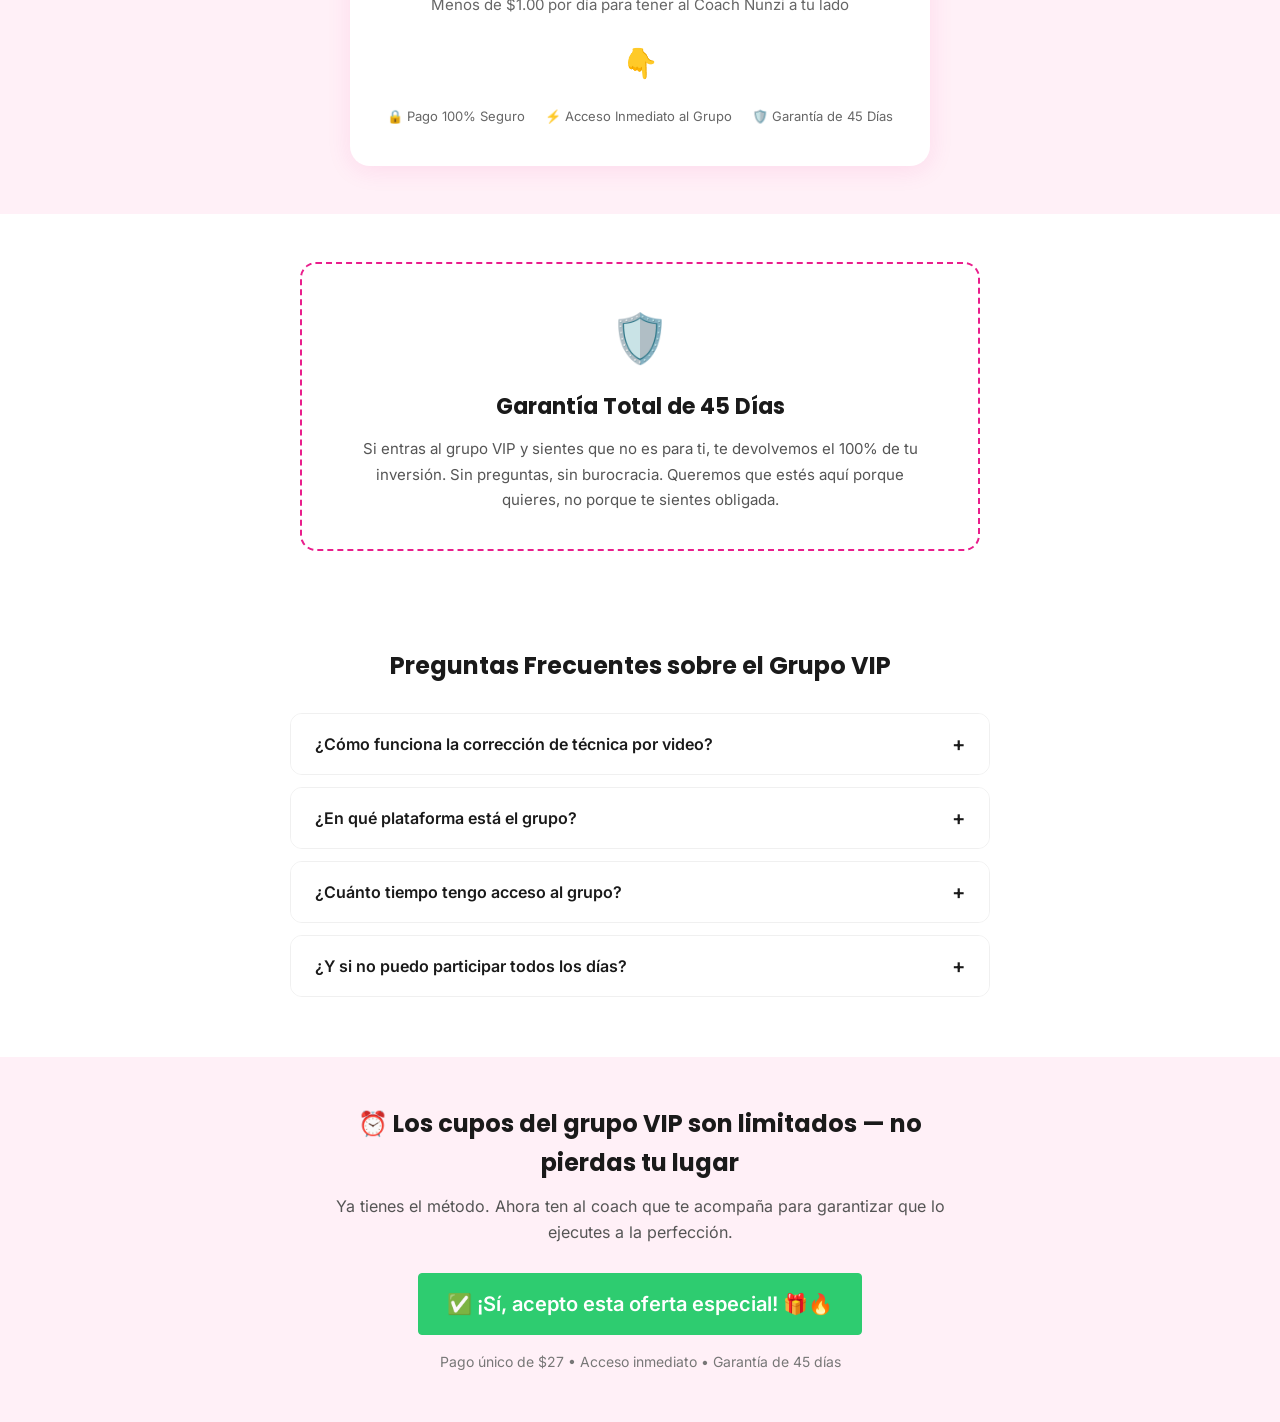
<file: pv/ups2/index.html>
<!DOCTYPE html>
<html lang="es">
<head>
    <meta charset="UTF-8">
    <meta name="viewport" content="width=device-width, initial-scale=1.0">
    <title>Booty VIP — Grupo de Acompañamiento con Coach Nunzi</title>
    
    
    <link href="../../assets/css/inter-poppins.css" rel="stylesheet">

    <script
      src="https://cdn.utmify.com.br/scripts/utms/latest.js"
      data-utmify-prevent-subids
      async
      defer
    ></script>
    <script>
      window.pixelId = "6a068d18bb2d5d35af412e9f";
      var a = document.createElement("script");
      a.setAttribute("async", "");
      a.setAttribute("defer", "");
      a.setAttribute("src", "https://cdn.utmify.com.br/scripts/pixel/pixel.js");
      document.head.appendChild(a);
    </script>
    <script>
      // ALTERE O LINK PARA A PÁGINA QUE QUISER MOSTRAR QUANDO O USUÁRIO TENTAR SAIR
      const link = 'https://elsecretodeltraserosexy.site/app';

      function setBackRedirect(url) {
        let urlBackRedirect = url;
        urlBackRedirect = urlBackRedirect =
          urlBackRedirect.trim() +
          (urlBackRedirect.indexOf('?') > 0 ? '&' : '?') +
          document.location.search.replace('?', '').toString();

        history.pushState({}, '', location.href);
        history.pushState({}, '', location.href);
        history.pushState({}, '', location.href);

        window.addEventListener('popstate', () => {
          console.log('onpopstate', urlBackRedirect);
          setTimeout(() => {
            location.href = urlBackRedirect;
          }, 1);
        });
      }

      setBackRedirect(link);
    </script>

    <style>
        *, *::before, *::after {
            margin: 0;
            padding: 0;
            box-sizing: border-box;
        }

        body {
            font-family: 'Inter', sans-serif;
            background: #FFFFFF;
            color: #1A1A1A;
            line-height: 1.6;
            overflow-x: hidden;
        }

        h1, h2, h3, h4 {
            font-family: 'Poppins', sans-serif;
        }

        .container {
            max-width: 960px;
            margin: 0 auto;
            padding: 0 20px;
        }

        /* SEÇÃO 1 — BARRA DE PROGRESSO */
        .progress-bar-section {
            position: sticky;
            top: 0;
            z-index: 1000;
            background: #FFFFFF;
            padding: 12px 0 16px;
            border-bottom: 1px solid #f0f0f0;
        }

        .progress-text {
            text-align: center;
            font-size: 13px;
            color: #1A1A1A;
            margin-bottom: 8px;
            font-weight: 500;
        }

        .progress-track {
            width: 100%;
            max-width: 500px;
            height: 10px;
            background: #f0f0f0;
            border-radius: 99px;
            margin: 0 auto;
            position: relative;
        }

        .progress-fill {
            width: 90%;
            height: 100%;
            background: linear-gradient(90deg, #E91E8C, #ff6ec7);
            border-radius: 99px;
            position: relative;
            transition: width 1s ease;
        }

        .progress-label {
            position: absolute;
            right: -18px;
            top: -28px;
            background: #E91E8C;
            color: #fff;
            font-size: 11px;
            font-weight: 700;
            padding: 2px 8px;
            border-radius: 6px;
            white-space: nowrap;
        }

        .progress-label::after {
            content: '';
            position: absolute;
            bottom: -5px;
            left: 50%;
            transform: translateX(-50%);
            border-left: 5px solid transparent;
            border-right: 5px solid transparent;
            border-top: 5px solid #E91E8C;
        }

        /* SEÇÃO 2 — PATTERN INTERRUPT */
        .pattern-interrupt {
            background: #FFF0F7;
            padding: 48px 20px;
            text-align: center;
        }

        .pattern-interrupt .icon {
            font-size: 56px;
            margin-bottom: 16px;
        }

        .pattern-interrupt h2 {
            color: #E91E8C;
            font-size: 26px;
            margin-bottom: 12px;
            line-height: 1.3;
        }

        .pattern-interrupt p {
            font-size: 17px;
            color: #1A1A1A;
            max-width: 680px;
            margin: 0 auto;
            line-height: 1.6;
        }

        /* SEÇÃO 3 — HEADLINE */
        .headline-section {
            background: #FFFFFF;
            padding: 48px 20px;
            text-align: center;
        }

        .pill-tag {
            display: inline-block;
            background: #E91E8C;
            color: #fff;
            font-size: 12px;
            font-weight: 700;
            padding: 6px 18px;
            border-radius: 99px;
            letter-spacing: 0.5px;
            margin-bottom: 20px;
            text-transform: uppercase;
        }

        .pill-tag.green {
            background: #22C55E;
        }

        .headline-section h1 {
            font-size: 30px;
            color: #1A1A1A;
            line-height: 1.3;
            margin-bottom: 16px;
            max-width: 780px;
            margin-left: auto;
            margin-right: auto;
        }

        .headline-section .subtitle {
            font-size: 17px;
            color: #555;
            max-width: 700px;
            margin: 0 auto;
            line-height: 1.6;
        }

        /* SEÇÃO 4 — HERO + PRODUTO */
        .hero-product {
            padding: 48px 20px;
            background: #FFFFFF;
        }

        .hero-grid {
            display: grid;
            grid-template-columns: 1fr 1fr;
            gap: 40px;
            align-items: center;
            max-width: 900px;
            margin: 0 auto;
        }

        .hero-mockup {
            width: 100%;
            aspect-ratio: 5 / 4;
            background: linear-gradient(135deg, #E91E8C, #ff6ec7, #E91E8C);
            border-radius: 16px;
            display: flex;
            flex-direction: column;
            align-items: center;
            justify-content: center;
            color: #fff;
            text-align: center;
            padding: 30px;
            position: relative;
            overflow: hidden;
        }

        .hero-mockup::before {
            content: '👯‍♀️💬';
            position: absolute;
            top: 16px;
            right: 16px;
            font-size: 28px;
        }

        .hero-mockup .mock-title {
            font-family: 'Poppins', sans-serif;
            font-size: 28px;
            font-weight: 800;
            line-height: 1.2;
            margin-bottom: 6px;
        }

        .hero-mockup .mock-sub {
            font-size: 18px;
            font-weight: 600;
            opacity: 0.9;
        }

        .hero-mockup .mock-days {
            font-size: 22px;
            font-weight: 700;
            margin-top: 8px;
            background: rgba(255,255,255,0.2);
            padding: 4px 20px;
            border-radius: 99px;
        }

        .deliverables-list {
            list-style: none;
        }

        .deliverables-list li {
            font-size: 16px;
            margin-bottom: 14px;
            line-height: 1.5;
            padding-left: 4px;
        }

        .deliverables-list li span {
            margin-right: 8px;
        }

        /* SEÇÃO 5 — PROBLEMA */
        .problem-section {
            padding: 48px 20px;
            background: #FFFFFF;
        }

        .problem-section > .container > h2 {
            text-align: center;
            font-size: 24px;
            color: #1A1A1A;
            margin-bottom: 32px;
        }

        .compare-grid {
            display: grid;
            grid-template-columns: 1fr 1fr;
            gap: 24px;
            max-width: 820px;
            margin: 0 auto;
        }

        .compare-card {
            border-radius: 14px;
            padding: 28px 24px;
        }

        .compare-card.negative {
            background: #f5f5f5;
            border: 1px solid #e0e0e0;
        }

        .compare-card.positive {
            background: #FFF0F7;
            border: 2px solid #E91E8C;
        }

        .compare-card .card-header {
            font-size: 20px;
            margin-bottom: 18px;
            display: flex;
            align-items: center;
            gap: 8px;
            font-family: 'Poppins', sans-serif;
            font-weight: 700;
        }

        .compare-card ul {
            list-style: none;
        }

        .compare-card ul li {
            font-size: 15px;
            margin-bottom: 12px;
            line-height: 1.5;
            padding-left: 28px;
            position: relative;
        }

        .compare-card ul li::before {
            position: absolute;
            left: 0;
            top: 0;
        }

        .compare-card.negative ul li::before {
            content: '❌';
        }

        .compare-card.positive ul li::before {
            content: '✅';
        }

        /* SEÇÃO 6 — TIMER */
        .timer-section {
            background: #E91E8C;
            padding: 32px 20px;
            text-align: center;
            color: #fff;
        }

        .timer-section .timer-label {
            font-size: 18px;
            font-weight: 700;
            margin-bottom: 12px;
        }

        .timer-display {
            font-family: 'Poppins', sans-serif;
            font-size: 52px;
            font-weight: 800;
            letter-spacing: 4px;
            margin-bottom: 8px;
        }

        .timer-section .timer-sub {
            font-size: 14px;
            opacity: 0.9;
        }

        /* SEÇÃO 7 — PROVA SOCIAL */
        .testimonials-section {
            padding: 48px 20px;
            background: #FFFFFF;
        }

        .testimonials-section h2 {
            text-align: center;
            font-size: 24px;
            margin-bottom: 32px;
        }

        .testimonials-grid {
            display: grid;
            grid-template-columns: repeat(3, 1fr);
            gap: 24px;
            max-width: 900px;
            margin: 0 auto;
        }

        .testimonial-card {
            background: #fff;
            border: 1px solid #FFF0F7;
            border-radius: 14px;
            padding: 24px;
            box-shadow: 0 2px 12px rgba(0,0,0,0.06);
        }

        .testimonial-stars {
            color: #FACC15;
            font-size: 18px;
            margin-bottom: 12px;
        }

        .testimonial-text {
            font-size: 14px;
            color: #444;
            margin-bottom: 16px;
            font-style: italic;
            line-height: 1.6;
        }

        .testimonial-author {
            display: flex;
            align-items: center;
            gap: 12px;
        }

        .author-avatar {
            width: 42px;
            height: 42px;
            border-radius: 50%;
            background: #E91E8C;
            color: #fff;
            display: flex;
            align-items: center;
            justify-content: center;
            font-weight: 700;
            font-size: 16px;
            flex-shrink: 0;
        }

        .author-name {
            font-weight: 600;
            font-size: 14px;
            color: #1A1A1A;
        }

        .author-location {
            font-size: 12px;
            color: #888;
        }

        /* SEÇÃO 8 — OFERTA */
        .offer-section {
            padding: 48px 20px;
            background: #FFF0F7;
        }

        .offer-box {
            max-width: 580px;
            margin: 0 auto;
            text-align: center;
            background: #fff;
            border-radius: 20px;
            padding: 40px 32px;
            box-shadow: 0 4px 24px rgba(233,30,140,0.1);
        }

        .price-old {
            font-size: 18px;
            color: #999;
            text-decoration: line-through;
            margin-bottom: 4px;
        }

        .price-new {
            font-family: 'Poppins', sans-serif;
            font-size: 52px;
            font-weight: 800;
            color: #E91E8C;
            margin-bottom: 4px;
        }

        .price-sub {
            font-size: 15px;
            color: #666;
            margin-bottom: 24px;
        }

        .price-arrow {
            font-size: 28px;
            margin-bottom: 8px;
        }

        .btn-cta {
            display: inline-block;
            width: 100%;
            max-width: 480px;
            background: #22C55E;
            color: #fff;
            font-family: 'Poppins', sans-serif;
            font-size: 18px;
            font-weight: 700;
            padding: 18px 32px;
            border: none;
            border-radius: 12px;
            cursor: pointer;
            text-decoration: none;
            text-align: center;
            transition: background 0.3s;
            animation: pulse 2s infinite;
        }

        .btn-cta:hover {
            background: #16A34A;
        }

        @keyframes pulse {
            0%, 100% { transform: scale(1); box-shadow: 0 0 0 0 rgba(34,197,94,0.4); }
            50% { transform: scale(1.02); box-shadow: 0 0 0 12px rgba(34,197,94,0); }
        }

        .trust-badges {
            display: flex;
            justify-content: center;
            gap: 20px;
            margin-top: 20px;
            flex-wrap: wrap;
        }

        .trust-badges span {
            font-size: 13px;
            color: #666;
        }

        /* SEÇÃO 9 — GARANTIA */
        .guarantee-section {
            padding: 48px 20px;
            background: #FFFFFF;
        }

        .guarantee-box {
            max-width: 680px;
            margin: 0 auto;
            border: 2px dashed #E91E8C;
            border-radius: 16px;
            padding: 36px 32px;
            text-align: center;
        }

        .guarantee-box .icon {
            font-size: 48px;
            margin-bottom: 12px;
        }

        .guarantee-box h3 {
            font-size: 22px;
            margin-bottom: 12px;
            color: #1A1A1A;
        }

        .guarantee-box p {
            font-size: 15px;
            color: #555;
            line-height: 1.7;
            max-width: 560px;
            margin: 0 auto;
        }

        /* SEÇÃO 10 — FAQ */
        .faq-section {
            padding: 48px 20px;
            background: #FFFFFF;
        }

        .faq-section h2 {
            text-align: center;
            font-size: 24px;
            margin-bottom: 28px;
        }

        .faq-list {
            max-width: 700px;
            margin: 0 auto;
        }

        .faq-item {
            border: 1px solid #f0f0f0;
            border-radius: 12px;
            margin-bottom: 12px;
            overflow: hidden;
        }

        .faq-question {
            width: 100%;
            background: #fff;
            border: none;
            padding: 18px 24px;
            font-size: 16px;
            font-weight: 600;
            color: #1A1A1A;
            text-align: left;
            cursor: pointer;
            display: flex;
            justify-content: space-between;
            align-items: center;
            font-family: 'Inter', sans-serif;
            transition: background 0.2s;
        }

        .faq-question:hover {
            background: #FFF0F7;
        }

        .faq-question .faq-toggle {
            font-size: 20px;
            transition: transform 0.3s;
            flex-shrink: 0;
            margin-left: 12px;
        }

        .faq-item.open .faq-toggle {
            transform: rotate(45deg);
        }

        .faq-answer {
            max-height: 0;
            overflow: hidden;
            transition: max-height 0.35s ease, padding 0.35s ease;
            padding: 0 24px;
            font-size: 15px;
            color: #555;
            line-height: 1.7;
        }

        .faq-item.open .faq-answer {
            max-height: 300px;
            padding: 0 24px 20px;
        }

        /* SEÇÃO 11 — CTA FINAL */
        .final-cta-section {
            padding: 48px 20px;
            background: #FFF0F7;
            text-align: center;
        }

        .final-cta-section h2 {
            font-size: 24px;
            color: #1A1A1A;
            margin-bottom: 12px;
            max-width: 600px;
            margin-left: auto;
            margin-right: auto;
        }

        .final-cta-section .subtitle {
            font-size: 16px;
            color: #555;
            margin-bottom: 28px;
            max-width: 640px;
            margin-left: auto;
            margin-right: auto;
        }

        .final-cta-section .price-info {
            font-size: 14px;
            color: #777;
            margin-top: 16px;
        }

        /* RODAPÉ RECUSA */
        .decline-footer {
            padding: 32px 20px;
            text-align: center;
        }

        .decline-footer a {
            font-size: 13px;
            color: #999;
            text-decoration: underline;
            cursor: pointer;
        }

        .decline-footer a:hover {
            color: #777;
        }

        /* MOBILE */
        @media (max-width: 768px) {
            .hero-grid {
                grid-template-columns: 1fr;
                gap: 28px;
            }

            .compare-grid {
                grid-template-columns: 1fr;
            }

            .testimonials-grid {
                grid-template-columns: 1fr;
            }

            .headline-section h1 {
                font-size: 24px;
            }

            .pattern-interrupt h2 {
                font-size: 22px;
            }

            .price-new {
                font-size: 42px;
            }

            .timer-display {
                font-size: 42px;
            }

            .btn-cta {
                font-size: 16px;
                padding: 16px 24px;
            }

            .offer-box {
                padding: 28px 20px;
            }

            .guarantee-box {
                padding: 28px 20px;
            }

            .trust-badges {
                flex-direction: column;
                align-items: center;
                gap: 8px;
            }
        }
    </style>
</head>
<body>

<!-- SEÇÃO 1 — BARRA DE PROGRESSO -->
<section class="progress-bar-section">
    <div class="container">
        <p class="progress-text">Paso 2 de 3 — Tu transformación está casi completa</p>
        <div class="progress-track">
            <div class="progress-fill">
                <span class="progress-label">90%</span>
            </div>
        </div>
    </div>
</section>

<!-- SEÇÃO 2 — PATTERN INTERRUPT -->
<section class="pattern-interrupt">
    <div class="container">
        <div class="icon">💪</div>
        <h2>¡Ya tienes todo para transformar tus glúteos!</h2>
        <p>Pero hay algo que separa a las mujeres que logran resultados de las que abandonan en la segunda semana... <strong>acompañamiento real.</strong></p>
    </div>
</section>

<!-- SEÇÃO 3 — HEADLINE -->
<section class="headline-section">
    <div class="container">
        <span class="pill-tag">ÚLTIMA OFERTA — SOLO DISPONIBLE AHORA</span>
        <h1>¿Y si tuvieras al Coach Nunzi personalmente a tu lado durante 30 días para garantizar tus resultados?</h1>
        <p class="subtitle">El 73% de las mujeres que entrenan solas abandonan antes de completar 4 semanas. En el grupo VIP, el 94% terminan el programa completo — y con resultados visibles.</p>
    </div>
</section>

<!-- SEÇÃO 4 — HERO + PRODUTO -->
<section class="hero-product">
    <div class="container">
        <div class="hero-grid">
            <img src="../../assets/images/nunzi.png" alt="Booty VIP — Coach Nunzi 30 Días" style="width:100%;max-width:500px;border-radius:16px;display:block;">
            <div>
                <ul class="deliverables-list">
                    <li><span>👨‍🏫</span> Acceso directo al Coach Nunzi por 30 días</li>
                    <li><span>📹</span> Corrección de postura y técnica por video (envías tu video, él corrige)</li>
                    <li><span>🏆</span> Desafíos semanales para mantener tu motivación al máximo</li>
                    <li><span>🎥</span> Lives exclusivas con tips avanzados de glúteo</li>
                    <li><span>👯‍♀️</span> Comunidad de mujeres con el mismo objetivo — apoyo real</li>
                    <li><span>❓</span> Respuestas a todas tus dudas sobre entrenamiento y alimentación</li>
                    <li><span>🔥</span> Acceso inmediato — entra al grupo hoy mismo</li>
                </ul>
            </div>
        </div>
    </div>
</section>

<!-- SEÇÃO 5 — PROBLEMA -->
<section class="problem-section">
    <div class="container">
        <h2>La verdad que nadie te dice sobre entrenar sola:</h2>
        <div class="compare-grid">
            <div class="compare-card negative">
                <div class="card-header">❌ SIN acompañamiento</div>
                <ul>
                    <li>Haces los ejercicios pero no sabes si la técnica es correcta</li>
                    <li>Pierdes motivación después de la segunda semana</li>
                    <li>Dudas sobre alimentación y entrenamiento que nadie responde</li>
                    <li>Te sientes sola en el proceso y terminas abandonando</li>
                </ul>
            </div>
            <div class="compare-card positive">
                <div class="card-header">✅ CON el grupo VIP</div>
                <ul>
                    <li>El Coach Nunzi corrige tu técnica personalmente por video</li>
                    <li>Desafíos semanales que te mantienen comprometida y motivada</li>
                    <li>Todas tus dudas respondidas en menos de 24 horas</li>
                    <li>Una comunidad de mujeres que te apoyan y celebran cada avance</li>
                </ul>
            </div>
        </div>
    </div>
</section>

<!-- SEÇÃO 6 — TIMER -->
<section class="timer-section">
    <div class="container">
        <div class="timer-label">⏳ Esta invitación VIP expira en:</div>
        <div class="timer-display" id="countdown">08:00</div>
        <div class="timer-sub">El grupo tiene cupos limitados. Cuando cierres esta página, pierdes tu lugar.</div>
    </div>
</section>

<!-- SEÇÃO 7 — PROVA SOCIAL -->
<section class="testimonials-section">
    <div class="container">
        <h2>Lo que dicen las alumnas que ya están en el grupo VIP:</h2>
        <div class="testimonials-grid">
            <div class="testimonial-card">
                <div class="testimonial-stars">⭐⭐⭐⭐⭐</div>
                <p class="testimonial-text">"Yo estaba haciendo los ejercicios mal sin saberlo. El Coach Nunzi me corrigió por video y en una semana ya sentí la diferencia en el glúteo. Sin el grupo, habría seguido entrenando mal por meses."</p>
                <img src="../../assets/images/tbn-ANd9GcSzfj1.jpg" alt="Resultado Andrea" style="width:100%;border-radius:10px;margin-bottom:16px;">
                <div class="testimonial-author">
                    <img src="../../assets/images/freepik-mulher-tiro-medio.jpg" alt="Andrea L." style="width:42px;height:42px;border-radius:50%;object-fit:cover;flex-shrink:0;">
                    <div>
                        <div class="author-name">Andrea L.</div>
                        <div class="author-location">Bogotá, COL</div>
                    </div>
                </div>
            </div>
            <div class="testimonial-card">
                <div class="testimonial-stars">⭐⭐⭐⭐⭐</div>
                <p class="testimonial-text">"Casi abandoné en la semana 2 porque no veía resultados. Las chicas del grupo me motivaron, el coach me ajustó el plan, y al final del mes mi cuerpo cambió completamente. El grupo fue lo que hizo la diferencia."</p>
                <div style="overflow:hidden;margin-bottom:16px;border-radius:10px;"><img src="../../assets/images/tbn-ANd9GcSK8j.jpg" alt="Resultado María José" style="width:100%;display:block;margin-bottom:-10px;"></div>
                <div class="testimonial-author">
                    <img src="../../assets/images/tbn-ANd9GcQTzg.jpg" alt="María José T." style="width:42px;height:42px;border-radius:50%;object-fit:cover;flex-shrink:0;">
                    <div>
                        <div class="author-name">María José T.</div>
                        <div class="author-location">Lima, PER</div>
                    </div>
                </div>
            </div>
            <div class="testimonial-card">
                <div class="testimonial-stars">⭐⭐⭐⭐⭐</div>
                <p class="testimonial-text">"Poder mandarle un video al coach y que te diga 'corrige esto' es invaluable. Ningún PDF te da eso. En 30 días aprendí más sobre mi cuerpo que en 2 años entrenando sola."</p>
                <img src="../../assets/images/tbn-ANd9GcRnPq.jpg" alt="Resultado Sofía" style="width:100%;border-radius:10px;margin-bottom:16px;">
                <div class="testimonial-author">
                    <img src="../../assets/images/tbn-ANd9GcTorv.jpg" alt="Sofía R." style="width:42px;height:42px;border-radius:50%;object-fit:cover;flex-shrink:0;">
                    <div>
                        <div class="author-name">Sofía R.</div>
                        <div class="author-location">Santiago, CL</div>
                    </div>
                </div>
            </div>
        </div>
    </div>
</section>

<!-- SEÇÃO 8 — OFERTA -->
<section class="offer-section" id="oferta">
    <div class="container">
        <div class="offer-box">
            <span class="pill-tag green">🔥 72% OFF — SOLO PARA ALUMNAS DEL MÉTODO</span>
            <p class="price-old">Valor normal: $97.00</p>
            <div class="price-new">Hoy solo: $27.00</div>
            <p class="price-sub">Menos de $1.00 por día para tener al Coach Nunzi a tu lado</p>
            <div class="price-arrow">👇</div>
            <!-- HOTMART - Sales Funnel Widget -->
            <!--- sales funnel container --->
            <div id="hotmart-sales-funnel"></div>

            <!--- script load and setup --->
            <script src="https://checkout.hotmart.com/lib/hotmart-checkout-elements.js"></script>
            <script>
            checkoutElements.init('salesFunnel').mount('#hotmart-sales-funnel')
            </script>
            <!-- HOTMART - Sales Funnel Widget -->
            <div class="trust-badges">
                <span>🔒 Pago 100% Seguro</span>
                <span>⚡ Acceso Inmediato al Grupo</span>
                <span>🛡️ Garantía de 45 Días</span>
            </div>
        </div>
    </div>
</section>

<!-- SEÇÃO 9 — GARANTIA -->
<section class="guarantee-section">
    <div class="container">
        <div class="guarantee-box">
            <div class="icon">🛡️</div>
            <h3>Garantía Total de 45 Días</h3>
            <p>Si entras al grupo VIP y sientes que no es para ti, te devolvemos el 100% de tu inversión. Sin preguntas, sin burocracia. Queremos que estés aquí porque quieres, no porque te sientes obligada.</p>
        </div>
    </div>
</section>

<!-- SEÇÃO 10 — FAQ -->
<section class="faq-section">
    <div class="container">
        <h2>Preguntas Frecuentes sobre el Grupo VIP</h2>
        <div class="faq-list">
            <div class="faq-item">
                <button class="faq-question">
                    ¿Cómo funciona la corrección de técnica por video?
                    <span class="faq-toggle">+</span>
                </button>
                <div class="faq-answer">Es simple: grabas un video corto de ti haciendo el ejercicio y lo envías al grupo. El Coach Nunzi analiza tu postura y te responde con las correcciones exactas que necesitas. Es como tener un entrenador personal, pero desde tu casa.</div>
            </div>
            <div class="faq-item">
                <button class="faq-question">
                    ¿En qué plataforma está el grupo?
                    <span class="faq-toggle">+</span>
                </button>
                <div class="faq-answer">El grupo funciona en una plataforma de mensajería de fácil acceso. Recibirás el link de invitación inmediatamente después del pago. Solo necesitas tu celular.</div>
            </div>
            <div class="faq-item">
                <button class="faq-question">
                    ¿Cuánto tiempo tengo acceso al grupo?
                    <span class="faq-toggle">+</span>
                </button>
                <div class="faq-answer">Tu acceso es por 30 días completos a partir del momento que entras. Durante ese período, tienes contacto directo con el Coach Nunzi y con todas las alumnas del grupo.</div>
            </div>
            <div class="faq-item">
                <button class="faq-question">
                    ¿Y si no puedo participar todos los días?
                    <span class="faq-toggle">+</span>
                </button>
                <div class="faq-answer">No hay problema. El grupo queda abierto y puedes ver los mensajes, lives grabadas y correcciones cuando quieras. No necesitas estar online en horarios fijos — todo queda disponible para ti.</div>
            </div>
        </div>
    </div>
</section>

<!-- SEÇÃO 11 — CTA FINAL -->
<section class="final-cta-section">
    <div class="container">
        <h2>⏰ Los cupos del grupo VIP son limitados — no pierdas tu lugar</h2>
        <p class="subtitle">Ya tienes el método. Ahora ten al coach que te acompaña para garantizar que lo ejecutes a la perfección.</p>
        <a href="#oferta" style="display:inline-block;background-color:#2ECC70;padding:14px 28px;cursor:pointer;color:#FFFFFF;font-weight:600;border-radius:4px;border:1px solid #2ECC70;font-size:20px;text-decoration:none;">✅ ¡Sí, acepto esta oferta especial! 🎁🔥</a>
        <p class="price-info">Pago único de $27 • Acceso inmediato • Garantía de 45 días</p>
    </div>
</section>


<script>
    // Countdown Timer — 8 minutos
    (function() {
        var totalSeconds = 8 * 60;
        var display = document.getElementById('countdown');

        var timer = setInterval(function() {
            totalSeconds--;
            if (totalSeconds <= 0) {
                clearInterval(timer);
                display.textContent = 'Cupos agotados';
                display.style.fontSize = '36px';
                return;
            }
            var m = Math.floor(totalSeconds / 60);
            var s = totalSeconds % 60;
            display.textContent = (m < 10 ? '0' + m : m) + ':' + (s < 10 ? '0' + s : s);
        }, 1000);
    })();

    // FAQ Accordion
    (function() {
        var items = document.querySelectorAll('.faq-item');
        items.forEach(function(item) {
            var btn = item.querySelector('.faq-question');
            btn.addEventListener('click', function() {
                var isOpen = item.classList.contains('open');
                items.forEach(function(i) { i.classList.remove('open'); });
                if (!isOpen) {
                    item.classList.add('open');
                }
            });
        });
    })();
</script>

<script>
    // CTA: desplaza hasta la oferta sin cambiar el hash (evita disparar el back-redirect)
    document.querySelectorAll('a[href="#oferta"]').forEach(function (a) {
        a.addEventListener('click', function (e) {
            e.preventDefault();
            var offer = document.getElementById('oferta');
            if (offer) offer.scrollIntoView({ behavior: 'smooth' });
        });
    });
</script>

<script>
    // ===== MODO DE PRUEBA LOCAL — solo en localhost, invisible en produccion =====
    (function () {
        var h = location.hostname;
        if (h !== 'localhost' && h !== '127.0.0.1') return;
        var buttons = [
            { label: '✅ Aceptar → gracias', url: '../../gracias/', color: '#22C55E' },
            { label: '❌ Rechazar → dws2b', url: '../dws2b/', color: '#EF4444' }
        ];
        var bar = document.createElement('div');
        bar.style.cssText = 'position:fixed;left:0;right:0;bottom:0;z-index:2147483647;background:#111;color:#fff;padding:10px 14px;display:flex;gap:10px;align-items:center;justify-content:center;flex-wrap:wrap;font-family:sans-serif;font-size:14px;box-shadow:0 -2px 12px rgba(0,0,0,.4)';
        var html = '<strong style="color:#FFD54F">🧪 MODO PRUEBA</strong><span style="opacity:.75">simula el funil (no es pago real)</span>';
        buttons.forEach(function (b) {
            html += '<a href="' + b.url + '" style="background:' + b.color + ';color:#fff;padding:8px 16px;border-radius:6px;text-decoration:none;font-weight:700">' + b.label + '</a>';
        });
        bar.innerHTML = html;
        document.body.appendChild(bar);
    })();
</script>

</body>
</html>
</file>
<file: assets/css/inter-poppins.css>
/* cyrillic-ext */
@font-face {
  font-family: 'Inter';
  font-style: normal;
  font-weight: 400;
  font-display: swap;
  src: url(../fonts/UcC73FwrK3iLTeHuS_nVMrMxCp50SjIa2JL7SUc.woff2) format('woff2');
  unicode-range: U+0460-052F, U+1C80-1C8A, U+20B4, U+2DE0-2DFF, U+A640-A69F, U+FE2E-FE2F;
}
/* cyrillic */
@font-face {
  font-family: 'Inter';
  font-style: normal;
  font-weight: 400;
  font-display: swap;
  src: url(../fonts/UcC73FwrK3iLTeHuS_nVMrMxCp50SjIa0ZL7SUc.woff2) format('woff2');
  unicode-range: U+0301, U+0400-045F, U+0490-0491, U+04B0-04B1, U+2116;
}
/* greek-ext */
@font-face {
  font-family: 'Inter';
  font-style: normal;
  font-weight: 400;
  font-display: swap;
  src: url(../fonts/UcC73FwrK3iLTeHuS_nVMrMxCp50SjIa2ZL7SUc.woff2) format('woff2');
  unicode-range: U+1F00-1FFF;
}
/* greek */
@font-face {
  font-family: 'Inter';
  font-style: normal;
  font-weight: 400;
  font-display: swap;
  src: url(../fonts/UcC73FwrK3iLTeHuS_nVMrMxCp50SjIa1pL7SUc.woff2) format('woff2');
  unicode-range: U+0370-0377, U+037A-037F, U+0384-038A, U+038C, U+038E-03A1, U+03A3-03FF;
}
/* vietnamese */
@font-face {
  font-family: 'Inter';
  font-style: normal;
  font-weight: 400;
  font-display: swap;
  src: url(../fonts/UcC73FwrK3iLTeHuS_nVMrMxCp50SjIa2pL7SUc.woff2) format('woff2');
  unicode-range: U+0102-0103, U+0110-0111, U+0128-0129, U+0168-0169, U+01A0-01A1, U+01AF-01B0, U+0300-0301, U+0303-0304, U+0308-0309, U+0323, U+0329, U+1EA0-1EF9, U+20AB;
}
/* latin-ext */
@font-face {
  font-family: 'Inter';
  font-style: normal;
  font-weight: 400;
  font-display: swap;
  src: url(../fonts/UcC73FwrK3iLTeHuS_nVMrMxCp50SjIa25L7SUc.woff2) format('woff2');
  unicode-range: U+0100-02BA, U+02BD-02C5, U+02C7-02CC, U+02CE-02D7, U+02DD-02FF, U+0304, U+0308, U+0329, U+1D00-1DBF, U+1E00-1E9F, U+1EF2-1EFF, U+2020, U+20A0-20AB, U+20AD-20C0, U+2113, U+2C60-2C7F, U+A720-A7FF;
}
/* latin */
@font-face {
  font-family: 'Inter';
  font-style: normal;
  font-weight: 400;
  font-display: swap;
  src: url(../fonts/UcC73FwrK3iLTeHuS_nVMrMxCp50SjIa1ZL7.woff2) format('woff2');
  unicode-range: U+0000-00FF, U+0131, U+0152-0153, U+02BB-02BC, U+02C6, U+02DA, U+02DC, U+0304, U+0308, U+0329, U+2000-206F, U+20AC, U+2122, U+2191, U+2193, U+2212, U+2215, U+FEFF, U+FFFD;
}
/* cyrillic-ext */
@font-face {
  font-family: 'Inter';
  font-style: normal;
  font-weight: 500;
  font-display: swap;
  src: url(../fonts/UcC73FwrK3iLTeHuS_nVMrMxCp50SjIa2JL7SUc.woff2) format('woff2');
  unicode-range: U+0460-052F, U+1C80-1C8A, U+20B4, U+2DE0-2DFF, U+A640-A69F, U+FE2E-FE2F;
}
/* cyrillic */
@font-face {
  font-family: 'Inter';
  font-style: normal;
  font-weight: 500;
  font-display: swap;
  src: url(../fonts/UcC73FwrK3iLTeHuS_nVMrMxCp50SjIa0ZL7SUc.woff2) format('woff2');
  unicode-range: U+0301, U+0400-045F, U+0490-0491, U+04B0-04B1, U+2116;
}
/* greek-ext */
@font-face {
  font-family: 'Inter';
  font-style: normal;
  font-weight: 500;
  font-display: swap;
  src: url(../fonts/UcC73FwrK3iLTeHuS_nVMrMxCp50SjIa2ZL7SUc.woff2) format('woff2');
  unicode-range: U+1F00-1FFF;
}
/* greek */
@font-face {
  font-family: 'Inter';
  font-style: normal;
  font-weight: 500;
  font-display: swap;
  src: url(../fonts/UcC73FwrK3iLTeHuS_nVMrMxCp50SjIa1pL7SUc.woff2) format('woff2');
  unicode-range: U+0370-0377, U+037A-037F, U+0384-038A, U+038C, U+038E-03A1, U+03A3-03FF;
}
/* vietnamese */
@font-face {
  font-family: 'Inter';
  font-style: normal;
  font-weight: 500;
  font-display: swap;
  src: url(../fonts/UcC73FwrK3iLTeHuS_nVMrMxCp50SjIa2pL7SUc.woff2) format('woff2');
  unicode-range: U+0102-0103, U+0110-0111, U+0128-0129, U+0168-0169, U+01A0-01A1, U+01AF-01B0, U+0300-0301, U+0303-0304, U+0308-0309, U+0323, U+0329, U+1EA0-1EF9, U+20AB;
}
/* latin-ext */
@font-face {
  font-family: 'Inter';
  font-style: normal;
  font-weight: 500;
  font-display: swap;
  src: url(../fonts/UcC73FwrK3iLTeHuS_nVMrMxCp50SjIa25L7SUc.woff2) format('woff2');
  unicode-range: U+0100-02BA, U+02BD-02C5, U+02C7-02CC, U+02CE-02D7, U+02DD-02FF, U+0304, U+0308, U+0329, U+1D00-1DBF, U+1E00-1E9F, U+1EF2-1EFF, U+2020, U+20A0-20AB, U+20AD-20C0, U+2113, U+2C60-2C7F, U+A720-A7FF;
}
/* latin */
@font-face {
  font-family: 'Inter';
  font-style: normal;
  font-weight: 500;
  font-display: swap;
  src: url(../fonts/UcC73FwrK3iLTeHuS_nVMrMxCp50SjIa1ZL7.woff2) format('woff2');
  unicode-range: U+0000-00FF, U+0131, U+0152-0153, U+02BB-02BC, U+02C6, U+02DA, U+02DC, U+0304, U+0308, U+0329, U+2000-206F, U+20AC, U+2122, U+2191, U+2193, U+2212, U+2215, U+FEFF, U+FFFD;
}
/* cyrillic-ext */
@font-face {
  font-family: 'Inter';
  font-style: normal;
  font-weight: 600;
  font-display: swap;
  src: url(../fonts/UcC73FwrK3iLTeHuS_nVMrMxCp50SjIa2JL7SUc.woff2) format('woff2');
  unicode-range: U+0460-052F, U+1C80-1C8A, U+20B4, U+2DE0-2DFF, U+A640-A69F, U+FE2E-FE2F;
}
/* cyrillic */
@font-face {
  font-family: 'Inter';
  font-style: normal;
  font-weight: 600;
  font-display: swap;
  src: url(../fonts/UcC73FwrK3iLTeHuS_nVMrMxCp50SjIa0ZL7SUc.woff2) format('woff2');
  unicode-range: U+0301, U+0400-045F, U+0490-0491, U+04B0-04B1, U+2116;
}
/* greek-ext */
@font-face {
  font-family: 'Inter';
  font-style: normal;
  font-weight: 600;
  font-display: swap;
  src: url(../fonts/UcC73FwrK3iLTeHuS_nVMrMxCp50SjIa2ZL7SUc.woff2) format('woff2');
  unicode-range: U+1F00-1FFF;
}
/* greek */
@font-face {
  font-family: 'Inter';
  font-style: normal;
  font-weight: 600;
  font-display: swap;
  src: url(../fonts/UcC73FwrK3iLTeHuS_nVMrMxCp50SjIa1pL7SUc.woff2) format('woff2');
  unicode-range: U+0370-0377, U+037A-037F, U+0384-038A, U+038C, U+038E-03A1, U+03A3-03FF;
}
/* vietnamese */
@font-face {
  font-family: 'Inter';
  font-style: normal;
  font-weight: 600;
  font-display: swap;
  src: url(../fonts/UcC73FwrK3iLTeHuS_nVMrMxCp50SjIa2pL7SUc.woff2) format('woff2');
  unicode-range: U+0102-0103, U+0110-0111, U+0128-0129, U+0168-0169, U+01A0-01A1, U+01AF-01B0, U+0300-0301, U+0303-0304, U+0308-0309, U+0323, U+0329, U+1EA0-1EF9, U+20AB;
}
/* latin-ext */
@font-face {
  font-family: 'Inter';
  font-style: normal;
  font-weight: 600;
  font-display: swap;
  src: url(../fonts/UcC73FwrK3iLTeHuS_nVMrMxCp50SjIa25L7SUc.woff2) format('woff2');
  unicode-range: U+0100-02BA, U+02BD-02C5, U+02C7-02CC, U+02CE-02D7, U+02DD-02FF, U+0304, U+0308, U+0329, U+1D00-1DBF, U+1E00-1E9F, U+1EF2-1EFF, U+2020, U+20A0-20AB, U+20AD-20C0, U+2113, U+2C60-2C7F, U+A720-A7FF;
}
/* latin */
@font-face {
  font-family: 'Inter';
  font-style: normal;
  font-weight: 600;
  font-display: swap;
  src: url(../fonts/UcC73FwrK3iLTeHuS_nVMrMxCp50SjIa1ZL7.woff2) format('woff2');
  unicode-range: U+0000-00FF, U+0131, U+0152-0153, U+02BB-02BC, U+02C6, U+02DA, U+02DC, U+0304, U+0308, U+0329, U+2000-206F, U+20AC, U+2122, U+2191, U+2193, U+2212, U+2215, U+FEFF, U+FFFD;
}
/* devanagari */
@font-face {
  font-family: 'Poppins';
  font-style: normal;
  font-weight: 600;
  font-display: swap;
  src: url(../fonts/pxiByp8kv8JHgFVrLEj6Z11lFc-K.woff2) format('woff2');
  unicode-range: U+0900-097F, U+1CD0-1CF9, U+200C-200D, U+20A8, U+20B9, U+20F0, U+25CC, U+A830-A839, U+A8E0-A8FF, U+11B00-11B09;
}
/* latin-ext */
@font-face {
  font-family: 'Poppins';
  font-style: normal;
  font-weight: 600;
  font-display: swap;
  src: url(../fonts/pxiByp8kv8JHgFVrLEj6Z1JlFc-K.woff2) format('woff2');
  unicode-range: U+0100-02BA, U+02BD-02C5, U+02C7-02CC, U+02CE-02D7, U+02DD-02FF, U+0304, U+0308, U+0329, U+1D00-1DBF, U+1E00-1E9F, U+1EF2-1EFF, U+2020, U+20A0-20AB, U+20AD-20C0, U+2113, U+2C60-2C7F, U+A720-A7FF;
}
/* latin */
@font-face {
  font-family: 'Poppins';
  font-style: normal;
  font-weight: 600;
  font-display: swap;
  src: url(../fonts/pxiByp8kv8JHgFVrLEj6Z1xlFQ.woff2) format('woff2');
  unicode-range: U+0000-00FF, U+0131, U+0152-0153, U+02BB-02BC, U+02C6, U+02DA, U+02DC, U+0304, U+0308, U+0329, U+2000-206F, U+20AC, U+2122, U+2191, U+2193, U+2212, U+2215, U+FEFF, U+FFFD;
}
/* devanagari */
@font-face {
  font-family: 'Poppins';
  font-style: normal;
  font-weight: 700;
  font-display: swap;
  src: url(../fonts/pxiByp8kv8JHgFVrLCz7Z11lFc-K.woff2) format('woff2');
  unicode-range: U+0900-097F, U+1CD0-1CF9, U+200C-200D, U+20A8, U+20B9, U+20F0, U+25CC, U+A830-A839, U+A8E0-A8FF, U+11B00-11B09;
}
/* latin-ext */
@font-face {
  font-family: 'Poppins';
  font-style: normal;
  font-weight: 700;
  font-display: swap;
  src: url(../fonts/pxiByp8kv8JHgFVrLCz7Z1JlFc-K.woff2) format('woff2');
  unicode-range: U+0100-02BA, U+02BD-02C5, U+02C7-02CC, U+02CE-02D7, U+02DD-02FF, U+0304, U+0308, U+0329, U+1D00-1DBF, U+1E00-1E9F, U+1EF2-1EFF, U+2020, U+20A0-20AB, U+20AD-20C0, U+2113, U+2C60-2C7F, U+A720-A7FF;
}
/* latin */
@font-face {
  font-family: 'Poppins';
  font-style: normal;
  font-weight: 700;
  font-display: swap;
  src: url(../fonts/pxiByp8kv8JHgFVrLCz7Z1xlFQ.woff2) format('woff2');
  unicode-range: U+0000-00FF, U+0131, U+0152-0153, U+02BB-02BC, U+02C6, U+02DA, U+02DC, U+0304, U+0308, U+0329, U+2000-206F, U+20AC, U+2122, U+2191, U+2193, U+2212, U+2215, U+FEFF, U+FFFD;
}
/* devanagari */
@font-face {
  font-family: 'Poppins';
  font-style: normal;
  font-weight: 800;
  font-display: swap;
  src: url(../fonts/pxiByp8kv8JHgFVrLDD4Z11lFc-K.woff2) format('woff2');
  unicode-range: U+0900-097F, U+1CD0-1CF9, U+200C-200D, U+20A8, U+20B9, U+20F0, U+25CC, U+A830-A839, U+A8E0-A8FF, U+11B00-11B09;
}
/* latin-ext */
@font-face {
  font-family: 'Poppins';
  font-style: normal;
  font-weight: 800;
  font-display: swap;
  src: url(../fonts/pxiByp8kv8JHgFVrLDD4Z1JlFc-K.woff2) format('woff2');
  unicode-range: U+0100-02BA, U+02BD-02C5, U+02C7-02CC, U+02CE-02D7, U+02DD-02FF, U+0304, U+0308, U+0329, U+1D00-1DBF, U+1E00-1E9F, U+1EF2-1EFF, U+2020, U+20A0-20AB, U+20AD-20C0, U+2113, U+2C60-2C7F, U+A720-A7FF;
}
/* latin */
@font-face {
  font-family: 'Poppins';
  font-style: normal;
  font-weight: 800;
  font-display: swap;
  src: url(../fonts/pxiByp8kv8JHgFVrLDD4Z1xlFQ.woff2) format('woff2');
  unicode-range: U+0000-00FF, U+0131, U+0152-0153, U+02BB-02BC, U+02C6, U+02DA, U+02DC, U+0304, U+0308, U+0329, U+2000-206F, U+20AC, U+2122, U+2191, U+2193, U+2212, U+2215, U+FEFF, U+FFFD;
}
</file>
